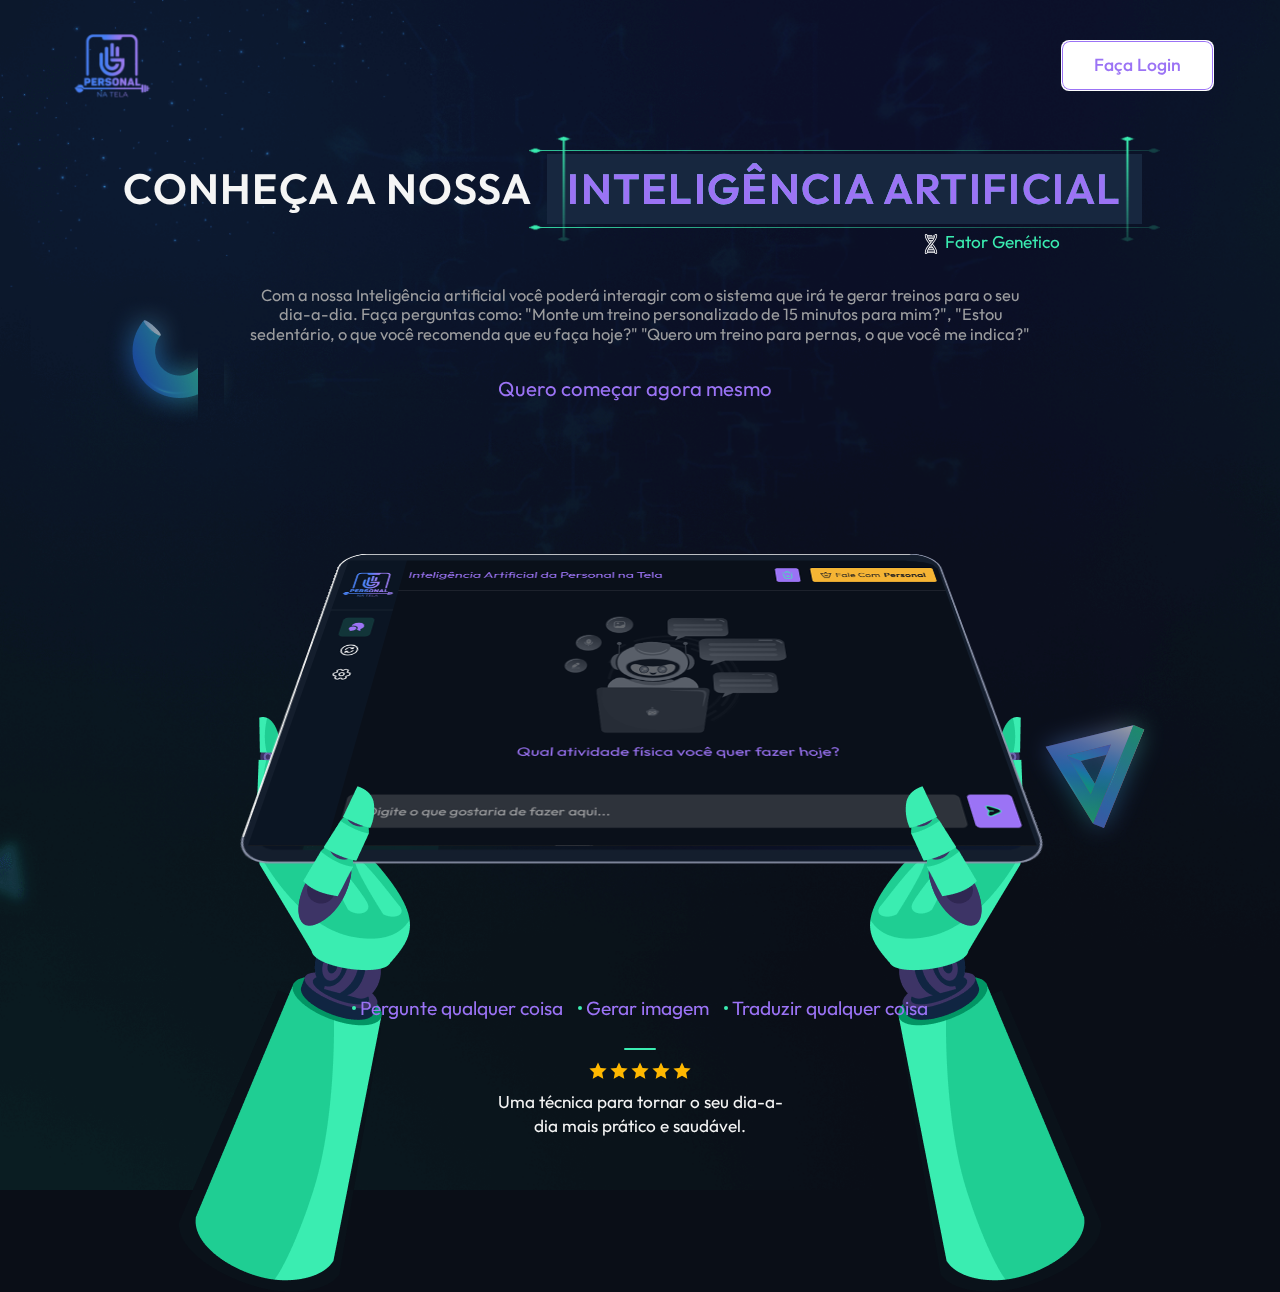
<file: html/index.html>
<!DOCTYPE html>
<html lang="en">

<head>
    <meta http-equiv="Content-Type" content="text/html; charset=UTF-8">
    <meta http-equiv="X-UA-Compatible" content="IE=edge">
    <meta name="viewport" content="width=device-width, initial-scale=1.0">
    <meta name="description" content="megabot">
    <meta name="keywords" content="megabot">
    <meta name="author" content="megabot">
    <link rel="icon" href="assets/images/personal-logo.png" type="image/x-icon" />
    <link rel="shortcut icon" href="assets/images/personal-logo.png" type="image/x-icon" />
    <title>Personal na tela</title>

    <!--Google font-->
    <link rel="preconnect" href="https://fonts.googleapis.com">
    <link rel="preconnect" href="https://fonts.gstatic.com" crossorigin>
    <link href="https://fonts.googleapis.com/css2?family=Outfit:wght@400;600;700;900&display=swap" rel="stylesheet">

    <!-- bootstrap css -->
    <link id="rtl-link" rel="stylesheet" type="text/css" href="assets/css/vendors/bootstrap.css">

    <!-- remixicon css -->
    <link rel="stylesheet" type="text/css" href="assets/css/vendors/remixicon.css">

    <!-- iconsax css -->
    <link rel="stylesheet" type="text/css" href="assets/css/vendors/iconsax.css" />

    <!-- animation css -->
    <link rel="stylesheet" type="text/css" href="assets/css/vendors/aos.css">

    <!-- swiper slider css -->
    <link rel="stylesheet" type="text/css" href="assets/css/vendors/swiper-bundle.min.css" />

    <!-- style css -->
    <link rel="stylesheet" type="text/css" href="assets/css/style.css">



</head>

<body>

    <!-- header start -->
    <header>
        <a href="index.html">
            <img src="assets/images/personal-logo.png" class="img-personal-na-tela" alt="logo">
        </a>
        <nav class="header-nav-middle">
            <div class="main-nav navbar navbar-expand-xl navbar-light navbar-sticky">
            </div>
        </nav>
        <a data-cursor="pointer" href="login.html" class="btn btn-theme d-sm-inline-block d-none"><span> Faça Login</span></a>
    </header>
    <!-- header end -->


    <!-- home section start -->
    <section class="home-section">
        <div class="container">
            <div class="row">
                <div class="col-12">
                    <div class="home-content">
                        <div class="bg-effect">
                            <img src="assets/images/home/home-bg.gif" class="img-fluid bg-gif" alt="">
                            <img src="assets/svg/home/1.png" class="img-fluid effect1 rotate-effect" alt="">
                            <img src="assets/svg/home/2.svg" class="img-fluid effect2 rotate-effect" alt="">
                        </div>
                        <div>
                            <h1>CONHEÇA A NOSSA<div class="title-effect">
                                    <img src="assets/images/title-effect.png" alt=""><span>INTELIGÊNCIA ARTIFICIAL</span>
                                </div></h1>
                                <div class="card-header">
                                    <h4 class="text-white mb-0">
                                        <img src="assets/svg/dna-svgrepo-com.svg" class="img-fluid" alt="" style="height: 20px; margin-left: 700px;" />
                                        <span style="color:#3aedb1">Fator Genético</span>
                            <p>
                                Com a nossa Inteligência artificial você poderá interagir com o sistema que irá te gerar treinos para o seu dia-a-dia. 
                                Faça perguntas como: "Monte um treino personalizado de 15 minutos para mim?", 
                                "Estou sedentário, o que você recomenda que eu faça hoje?"
                                "Quero um treino para pernas, o que você me indica?"
                            </p>
                            <a data-cursor="pointer" class="start-link" href="login.html">Quero começar agora mesmo<i class="iconsax"
                                    data-icon="play-circle"></i></a>
                        </div>
                    </div>
                    <div class="home-laptop px-md-0 px-3">
                        <div class="laptop-sec position-relative">
                            <div class="hand-sec">
                                <img src="assets/images/home/hand.png" class="img-fluid left-hand" alt="hand">
                                <img src="assets/images/home/hand.png" class="img-fluid right-hand" alt="hand">
                                <img src="assets/images/home/finger.png" class="img-fluid left-finger" alt="hand">
                                <img src="assets/images/home/finger.png" class="img-fluid right-finger" alt="hand">
                            </div>
                            <img src="assets/images/home/laptop.png" class="img-fluid laptop-img" alt="laptop">
                        </div>
                        <div class="home-info">
                            <ul class="info-list">
                                <li>Pergunte qualquer coisa </li>
                                <li>Gerar imagem</li>
                                <li>Traduzir qualquer coisa</li>
                            </ul>
                            <ul class="star-rating">
                                <li><i class="ri-star-fill"></i></li>
                                <li><i class="ri-star-fill"></i></li>
                                <li><i class="ri-star-fill"></i></li>
                                <li><i class="ri-star-fill"></i></li>
                                <li><i class="ri-star-fill"></i></li>
                            </ul>
                            <h4>Uma técnica para tornar o seu dia-a-dia mais prático e saudável.</h4>
                        </div>
                    </div>
                </div>
            </div>
        </div>
    </section>
    <!-- home section end -->



    <!-- service section start -->
 


    <!-- Bootstrap js-->
    <script src="assets/js/bootstrap.bundle.min.js"></script>

    <!-- slider js-->
    <script src="assets/js/swiper-bundle.min.js"></script>
    <script src="assets/js/custom-slider.js"></script>

    <!-- custom cursor -->
    <script src="assets/js/custom-cursor.js"></script>

    <!-- aos animation -->
    <script src="assets/js/aos.js"></script>
    <script src="assets/js/custom-aos.js"></script>

    <!-- iconsax js -->
    <script src="assets/js/iconsax.js"></script>

    <!-- laptop animation js -->
    <script src="assets/js/home-animation.js"></script>

    <!-- header sticky js -->
    <script src="assets/js/header_sticky.js"></script>

    <!-- pricing js -->
    <script src="assets/js/pricing-table.js"></script>

    <!-- Theme js-->
    <script src="assets/js/script.js"></script>

</body>

</html>
</file>
<file: html/assets/css/vendors/iconsax.css>
.iconsax {
    display: inline-block;
    speak: never;
    font-style: normal;
    font-weight: normal;
    font-variant: normal;
    text-transform: none;
    line-height: var(--Iconsax-Size);
    vertical-align: middle;
}

.iconsax svg {
    display: block;
    width: var(--Iconsax-Size);
    height: var(--Iconsax-Size);
}

.iconsax svg [stroke] {
    stroke: var(--Iconsax-Color);
}

.iconsax svg [fill] {
    fill: var(--Iconsax-Color);
}
</file>
<file: html/assets/css/style.css>
/*-----------------------------------------------------------------------------------

    Template Name:Megabot Landing
    Template URI: themes.pixelstrap.com/multikart-app
    Description: This is Html Landing Template
    Author: Pixelstrap
    Author URL: https://themeforest.net/user/pixelstrap

----------------------------------------------------------------------------------- */
/* 1.0 Variable CSS  */
/* 1.1 Reset CSS  */
/* 1.2 Typography CSS */
/* 2.1 Animation CSS  */
/* 2.2 Breadcrumb CSS */
/* 2.3 Button CSS  */
/* 2.4 Chatting CSS  */
/* 2.5 Custom cursor CSS  */
/* 2.6 Form CSS  */
/* 2.7 Pagination CSS */
/* 2.8 Ratio CSS */
/* 2.9 Slider CSS */
/* 2.10 Tabs CSS */
/* 2.11 Tap to top CSS */
/* 2.12 Title CSS */
/* 3.1 Footer css */
/* 3.2 Header CSS */
/* 3.3 Nav CSS */
/* 4.1 Blog CSS */
/* 4.2 Chat CSS */
/* 4.3 Contact CSS */
/* 4.4 Error CSS */
/* 4.5 Home CSS */
/* 4.6 Login CSS*/
/*=====================
   1.0 Variables start
==========================*/
:root {
  --black: 0, 0, 0;
  --white: 255, 255, 255;
  --title-color: 245, 245, 245;
  --content-color: 156, 157, 159;
  --theme-color: 59, 237, 178;
  --dark-title: 13, 18, 31;
  --Iconsax-Color: #6e7179;
  --secondary-color: 244, 137, 65;
  --warning-color: 255, 189, 48;
  --info-color: 220, 154, 254;
  --danger-color: 157, 145, 255;
}

/*=====================
    1.1 Reset CSS start
==========================*/
@media (min-width: 1430px) {
  .container {
    max-width: 1400px;
  }
}
@media (max-width: 576px) {
  .container {
    padding-left: 15px;
    padding-right: 15px;
  }
}
section,
.section-t-space {
  padding-top: calc(40px + 60 * (100vw - 320px) / 1600);
}

.section-b-space {
  padding-bottom: calc(40px + 60 * (100vw - 320px) / 1600);
}

.section-mt-space {
  margin-top: calc(40px + 60 * (100vw - 320px) / 1600);
}

.section-mb-space {
  margin-bottom: calc(40px + 60 * (100vw - 320px) / 1600);
}

.sm-t-space {
  padding-top: calc(30px + 20 * (100vw - 320px) / 1600);
}

.sm-b-space {
  padding-bottom: calc(30px + 20 * (100vw - 320px) / 1600);
}

.text-content {
  color: rgba(var(--content-color), 1) !important;
}

.text-title {
  color: rgba(var(--title-color), 1) !important;
}

.text-theme-color {
  color: rgba(var(--theme-color), 1) !important;
}

.rtl {
  direction: rtl;
}

.theme-controller {
  position: fixed;
  right: -31px;
  top: 50%;
  z-index: 2;
  -webkit-transform: translateY(-50%) rotate(-90deg);
          transform: translateY(-50%) rotate(-90deg);
  background-color: rgba(var(--theme-color), 1);
  border-radius: 7px;
}
.theme-controller .iconsax svg [fill] {
  fill: rgba(var(--dark-title), 1);
}
[dir=rtl] .theme-controller {
  left: -31px;
  right: unset;
}
.theme-controller button {
  background-color: transparent;
  border: none;
  padding: 5px 18px;
  font-size: calc(14px + 2 * (100vw - 320px) / 1600);
  text-transform: uppercase;
  outline: none;
  display: -webkit-box;
  display: -ms-flexbox;
  display: flex;
  -webkit-box-align: center;
      -ms-flex-align: center;
          align-items: center;
  gap: 8px;
}

/*=====================
  1.2 Typography CSS start
==========================*/
* {
  margin: 0;
  padding: 0;
}

html {
  scroll-behavior: smooth;
}

body {
  position: relative;
  font-family: "Outfit", sans-serif;
  background: linear-gradient(0deg, #0a0e17, #0a0e17), linear-gradient(179.9deg, #0a5b75 -47.93%, #02111a 98.07%);
}
body:after {
  content: "";
  position: absolute;
  background-image: url(../images/about-bg.png);
  left: 0;
  top: 0;
  width: 100%;
  height: 100%;
  z-index: -1;
  opacity: 0.65;
  background-attachment: fixed;
  background-size: cover;
}
body.inner-bg:after {
  background-image: url(../images/inner-bg.png);
}

h1 {
  font-weight: 600;
  font-size: calc(22px + 34 * (100vw - 320px) / 1600);
  line-height: 1.5;
  letter-spacing: 0.03em;
}

h2 {
  font-size: calc(20px + 20 * (100vw - 320px) / 1600);
  font-weight: 600;
}

h3 {
  font-size: calc(18px + 2 * (100vw - 320px) / 1600);
  font-weight: 400;
}

h4 {
  font-size: calc(16px + 2 * (100vw - 320px) / 1600);
  font-weight: 400;
}

h5 {
  font-size: calc(15px + 1 * (100vw - 320px) / 1600);
  font-weight: 400;
}

h6 {
  font-size: 14px;
  font-weight: 400;
}

p {
  font-size: calc(14px + 4 * (100vw - 320px) / 1600);
  color: rgba(var(--content-color), 1);
  font-weight: 400;
}

a:not([href]):not([class]),
a:not([href]):not([class]):hover {
  color: rgba(var(--theme-color), 1);
}

a {
  text-decoration: none;
  color: #9b73f5;
}
a:hover {
  color:#9b73f5;
}

ul {
  padding-left: 0;
  margin-bottom: 0;
}
[dir=rtl] ul {
  -webkit-padding-start: 0;
          padding-inline-start: 0;
  -webkit-margin-start: 0;
          margin-inline-start: 0;
}

li {
  list-style: none;
  display: inline-block;
}

/*=====================
    2.1 Animation Scss start
==========================*/
@-webkit-keyframes flip {
  from {
    -webkit-transform: scaleX(-1);
            transform: scaleX(-1);
  }
  to {
    -webkit-transform: none;
            transform: none;
  }
}
@keyframes flip {
  from {
    -webkit-transform: scaleX(-1);
            transform: scaleX(-1);
  }
  to {
    -webkit-transform: none;
            transform: none;
  }
}
/*=====================
    2.2 Breadcrumb Scss start
==========================*/
.breadcrumb-section {
  background-image: url("../images/breadcrumb-bg.png");
  background-position: bottom;
  background-size: cover;
  padding-top: 180px;
  padding-bottom: 30px;
  position: relative;
}
@media (max-width: 1400px) {
  .breadcrumb-section {
    padding-top: 150px;
  }
}
@media (max-width: 1199px) {
  .breadcrumb-section {
    padding-top: calc(80px + 30 * (100vw - 320px) / 1600);
  }
}
@media (max-width: 1199px) {
  .breadcrumb-section {
    padding-bottom: calc(40px + 20 * (100vw - 320px) / 1600);
  }
}
.breadcrumb-section .breadcrumb-content {
  display: -webkit-box;
  display: -ms-flexbox;
  display: flex;
  -webkit-box-align: center;
      -ms-flex-align: center;
          align-items: center;
  height: 100%;
}
.breadcrumb-section .breadcrumb-content h2 {
  display: -webkit-box;
  display: -ms-flexbox;
  display: flex;
  -webkit-box-align: center;
      -ms-flex-align: center;
          align-items: center;
  color: rgba(var(--theme-color), 1);
  font-weight: 600;
  gap: 5px;
  margin-bottom: 0;
}
.breadcrumb-section .breadcrumb-content h2 img {
  height: calc(50px + 30 * (100vw - 320px) / 1600);
}
.breadcrumb-section .breadcrumb-content p {
  margin-bottom: 0;
  padding-left: calc(20px + 20 * (100vw - 320px) / 1600);
  display: -webkit-box;
  display: -ms-flexbox;
  display: flex;
  gap: 10px;
}
[dir=rtl] .breadcrumb-section .breadcrumb-content p {
  padding-left: 0;
  padding-right: calc(20px + 20 * (100vw - 320px) / 1600);
}
.breadcrumb-section .breadcrumb-img {
  display: -webkit-box;
  display: -ms-flexbox;
  display: flex;
  -webkit-box-pack: center;
      -ms-flex-pack: center;
          justify-content: center;
  padding-bottom: 30px;
}
@media (max-width: 1400px) {
  .breadcrumb-section .breadcrumb-img {
    width: 80%;
    margin: 0 auto;
  }
}

/*=====================
    2.3 Button Scss start
==========================*/
.btn {
  font-size: 22px;
  color: #9b73f5;
  font-weight: 500;
}

.btn-theme {
  position: relative;
  display: -webkit-box;
  display: -ms-flexbox;
  display: flex;
  text-align: center;
  font-size: calc(14px + 6 * (100vw - 320px) / 1600);
  background: white;
  -webkit-backdrop-filter: blur(6px);
          backdrop-filter: blur(6px);
  border-radius: 8px;
  padding: calc(10px + 2 * (100vw - 320px) / 1600) calc(20px + 20 * (100vw - 320px) / 1600);
}
.btn-theme span {
  margin: auto;
  color: #9b73f5;
}
.btn-theme:after {
  content: "";
  position: absolute;
  inset: 0;
  border-radius: 8px;
  background: linear-gradient(114.72deg, #9b73f5 -16.82%, #9b73f5);
  -webkit-mask: -webkit-gradient(linear, left top, left bottom, color-stop(0, #fff)) content-box, -webkit-gradient(linear, left top, left bottom, color-stop(0, #fff));
  -webkit-mask: linear-gradient(#fff 0 0) content-box, linear-gradient(#fff 0 0); /* [2] */
  -webkit-mask-composite: xor;
  mask-composite: exclude;
  border: 1px solid;
  border-image-source: linear-gradient(114.72deg, rgba(62, 255, 255, 0.5) -16.82%, rgba(58, 237, 177, 0.5) 59.74%);
}
.btn-theme:hover {
  -webkit-box-shadow: 0 0 17px 3px rgba(52, 208, 156, 0.34);
          box-shadow: 0 0 17px 3px rgba(52, 208, 156, 0.34);
}

.btn-arrow {
  color: #9b73f5;
  display: -webkit-box;
  display: -ms-flexbox;
  display: flex;
  -webkit-box-align: center;
      -ms-flex-align: center;
          align-items: center;
  gap: 15px;
  font-size: 18px;
  width: -webkit-max-content;
  width: -moz-max-content;
  width: max-content;
}
.btn-arrow .icon-arrow {
  width: calc(36px + 6 * (100vw - 320px) / 1600);
  height: calc(36px + 6 * (100vw - 320px) / 1600);
  background-color: #9b73f5;
  border-radius: 100%;
  display: -webkit-box;
  display: -ms-flexbox;
  display: flex;
  -webkit-box-align: center;
      -ms-flex-align: center;
          align-items: center;
  -webkit-box-pack: center;
      -ms-flex-pack: center;
          justify-content: center;
  border: 2px solid #0f141d;
  position: relative;
  -webkit-transition: all 0.5s ease;
  transition: all 0.5s ease;
}
.btn-arrow .icon-arrow:after {
  content: "";
  position: absolute;
  width: 100%;
  height: 100%;
  background-color: #9b73f5;
  border-radius: 100%;
  right: -8px;
  -webkit-transition: all 0.5s ease;
  transition: all 0.5s ease;
}
.btn-arrow .icon-arrow svg {
  stroke: rgba(var(--dark-title), 1);
  fill: rgba(var(--dark-title), 1);
  -webkit-transform: rotate(45deg);
          transform: rotate(45deg);
  width: calc(16px + 4 * (100vw - 320px) / 1600);
  -webkit-transition: all 0.5s ease;
  transition: all 0.5s ease;
}
.btn-arrow:hover {
  color: #9b73f5;
}
.btn-arrow:hover .icon-arrow {
  -webkit-transform: translateX(5px);
          transform: translateX(5px);
}
.btn-arrow:hover .icon-arrow:after {
  right: 0;
}
.btn-arrow:hover .icon-arrow svg {
  -webkit-transform: rotate(90deg);
          transform: rotate(90deg);
}

.btn-solid {
  font-size: calc(18px + 2 * (100vw - 320px) / 1600);
  color: #9b73f5;
  background-color: transparent;
  border: 1px solid #7b6cf5;
  display: inline-block;
  padding: calc(8px + 4 * (100vw - 320px) / 1600) calc(20px + 8 * (100vw - 320px) / 1600);
  border-radius: 8px;
  width: -webkit-max-content;
  width: -moz-max-content;
  width: max-content;
  -webkit-transition: all 0.5s ease;
  transition: all 0.5s ease;
}
.btn-solid:hover {
  background-color: transparent;
  color: #9b73f5;
}

/*=====================
    2.4 Chatting Scss start
==========================*/
.msger {
  margin-top: 105px;
}

.msg {
  display: -webkit-box;
  display: -ms-flexbox;
  display: flex;
  -webkit-box-align: end;
      -ms-flex-align: end;
          align-items: flex-end;
  margin-bottom: 10px;
}
.msg:last-of-type {
  margin: 0;
}

.msg-img {
  width: 30px;
  height: 30px;
  margin-right: 10px;
  background-repeat: no-repeat;
  background-position: center;
  background-size: cover;
  border-radius: 50%;
}
[dir=rtl] .msg-img {
  margin-left: 10px;
  margin-right: unset;
}

.msg-bubble {
  max-width: 450px;
  padding: 8px;
  border-radius: 15px;
  background: var(--left-msg-bg);
  font-size: 16px;
}

.msg-info {
  display: -webkit-box;
  display: -ms-flexbox;
  display: flex;
  -webkit-box-pack: justify;
      -ms-flex-pack: justify;
          justify-content: space-between;
  -webkit-box-align: center;
      -ms-flex-align: center;
          align-items: center;
  margin-bottom: 10px;
}

.msg-info-name {
  margin-right: 10px;
  font-weight: bold;
}
[dir=rtl] .msg-info-name {
  margin-left: 10px;
  margin-right: unset;
}

.msg-info-time {
  font-size: 0.85em;
}

.msger-chat {
  padding: 0 30px 120px;
}

.left-msg .msg-bubble {
  border-bottom-left-radius: 0;
  background: rgba(var(--content-color), 0.25);
  border-radius: 6px;
  color: rgba(var(--title-color), 0.6);
  margin-right: 0;
}
[dir=rtl] .left-msg .msg-bubble {
  margin-left: 0;
  margin-right: unset;
}

.right-msg {
  -webkit-box-orient: horizontal;
  -webkit-box-direction: reverse;
      -ms-flex-direction: row-reverse;
          flex-direction: row-reverse;
}
.right-msg .msg-bubble {
  background: #0082fe;
  border-radius: 6px 6px 0 6px;
  color: rgba(var(--white), 1);
}
.right-msg .msg-bubble .msg-text {
  color: rgba(var(--dark-title), 1);
}
.right-msg .msg-img {
  margin-left: 10px;
}
[dir=rtl] .right-msg .msg-img {
  margin-left: unset;
  margin-right: 10px;
}
.right-msg .msg-img .icon {
  width: 30px;
  height: 30px;
  border-radius: 100%;
}

.msger-inputarea {
  display: -webkit-box;
  display: -ms-flexbox;
  display: flex;
  position: fixed;
  bottom: 30px;
  width: 89%;
  gap: 10px;
  z-index: 1;
  padding-left: 10px;
}
[dir=rtl] .msger-inputarea {
  left: unset;
  right: 430px;
}
@media (max-width: 991px) {
  .msger-inputarea {
    width: calc(100% - 140px);
    left: 120px;
  }
  [dir=rtl] .msger-inputarea {
    right: 120px;
  }
}
@media (max-width: 767px) {
  .msger-inputarea {
    left: 20px;
    width: calc(100% - 40px);
  }
  [dir=rtl] .msger-inputarea {
    right: 20px;
  }
}
.msger-inputarea .navbar-toggler.msger-send-btn .iconsax svg [stroke] {
  stroke: rgba(var(--dark-title), 1);
}
.msger-inputarea .scan-icon {
  position: absolute;
  right: 130px;
  bottom: 20px;
}
[dir=rtl] .msger-inputarea .scan-icon {
  left: 130px;
  right: unset;
}
@media (max-width: 575px) {
  .msger-inputarea .scan-icon {
    right: 90px;
    bottom: 15px;
  }
  .msger-inputarea .scan-icon svg {
    width: 20px;
    height: 20px;
  }
}
.msger-inputarea .mic-icon {
  position: absolute;
  right: 90px;
  bottom: 20px;
}
[dir=rtl] .msger-inputarea .mic-icon {
  left: 90px;
  right: unset;
}
@media (max-width: 575px) {
  .msger-inputarea .mic-icon {
    right: 60px;
    bottom: 15px;
  }
  .msger-inputarea .mic-icon svg {
    width: 20px;
    height: 20px;
  }
}
.msger-inputarea .msger-send-btn {
  color: rgb(255, 255, 255);
  font-weight: bold;
  background: #9b73f5;
  -webkit-backdrop-filter: blur(2px);
          backdrop-filter: blur(2px);
  border-radius: 6px;
  width: 60px;
  height: 60px;
  display: -webkit-box;
  display: -ms-flexbox;
  display: flex;
  -webkit-box-align: center;
      -ms-flex-align: center;
          align-items: center;
  -webkit-box-pack: center;
      -ms-flex-pack: center;
          justify-content: center;
  border: none;
}
@media (max-width: 575px) {
  .msger-inputarea .msger-send-btn {
    width: 50px;
    height: 50px;
  }
}
.msger-inputarea .msger-send-btn .iconsax svg [stroke] {
  fill: rgba(var(--dark-title), 1);
  stroke: rgba(var(--theme-color), 1);
}
.msger-inputarea .msger-input {
  padding: 10px 110px 10px 30px;
  border: none;
  border-radius: 8px;
  font-size: 20px;
  display: -webkit-box;
  display: -ms-flexbox;
  display: flex;
  -webkit-box-align: center;
      -ms-flex-align: center;
          align-items: center;
  -webkit-box-pack: center;
      -ms-flex-pack: center;
          justify-content: center;
  font-weight: 400;
  color: rgba(var(--title-color), 0.7);
  -webkit-backdrop-filter: blur(5.5px);
          backdrop-filter: blur(5.5px);
  height: 60px;
  width: calc(100% - 60px - 10px);
  background: rgba(var(--content-color), 0.25);
  position: relative;
}
[dir=rtl] .msger-inputarea .msger-input {
  padding: 10px 30px 10px 110px;
}
.msger-inputarea .msger-input::-webkit-input-placeholder {
  color: rgba(var(--content-color), 1);
}
.msger-inputarea .msger-input::-moz-placeholder {
  color: rgba(var(--content-color), 1);
}
.msger-inputarea .msger-input:-ms-input-placeholder {
  color: rgba(var(--content-color), 1);
}
.msger-inputarea .msger-input::-ms-input-placeholder {
  color: rgba(var(--content-color), 1);
}
.msger-inputarea .msger-input::placeholder {
  color: rgba(var(--content-color), 1);
}
.msger-inputarea .msger-input:focus {
  outline: none;
}
@media (max-width: 575px) {
  .msger-inputarea .msger-input {
    height: 50px;
    padding: 10px 100px 10px 10px;
    font-size: 14px;
  }
}

.no-chat {
  display: -webkit-box;
  display: -ms-flexbox;
  display: flex;
  -webkit-box-align: center;
      -ms-flex-align: center;
          align-items: center;
  -webkit-box-pack: center;
      -ms-flex-pack: center;
          justify-content: center;
  position: absolute;
  left: 0;
  top: 0;
  width: 100%;
  height: 70%;
  text-align: center;
}
.no-chat img {
  mix-blend-mode: luminosity;
  opacity: 0.6;
  width: 76%;
}
.no-chat h3 {
  font-size: 24px;
  color: #9b73f5;
  font-weight: 500;
  margin-top: 15px;
}
@media (max-width: 575px) {
  .no-chat h3 {
    font-size: 20px;
  }
}

/*=====================
    2.5 Custom cursor Scss start
==========================*/
#cursor {
  position: fixed;
  top: -5px;
  left: -5px;
  width: 10px;
  height: 10px;
  background-color: #9b73f5;
  border-radius: 50%;
  pointer-events: none;
  z-index: 999;
}

#cursor-border {
  --size: 20px;
  position: fixed;
  top: calc(var(--size) / -2);
  left: calc(var(--size) / -2);
  width: var(--size);
  height: var(--size);
  border-radius: 50%;
  -webkit-box-shadow: 0 0 0 1px #9b73f5;
          box-shadow: 0 0 0 1px #9b73f5;
  pointer-events: none;
  -webkit-transition: top 0.15s ease-out, left 0.15s ease-out, width 0.15s ease-out, height 0.15s ease-out, background-color 0.15s ease-out;
  transition: top 0.15s ease-out, left 0.15s ease-out, width 0.15s ease-out, height 0.15s ease-out, background-color 0.15s ease-out;
  z-index: 999;
}

@media (max-width: 768px) {
  #cursor {
    display: none;
  }
  #cursor-border {
    display: none;
  }
}
/*=====================
    2.6 form Scss start
==========================*/
.input-group > .form-control:focus, .input-group > .form-control:focus-within,
.input-group > .form-floating:focus,
.input-group > .form-floating:focus-within,
.input-group > .form-select:focus,
.input-group > .form-select:focus-within {
  -webkit-box-shadow: none;
          box-shadow: none;
  z-index: unset;
}

.auth-form input[type=number]::-webkit-inner-spin-button,
.auth-form input[type=number]::-webkit-outer-spin-button {
  -webkit-appearance: none;
  -moz-appearance: none;
  appearance: none;
  margin: 0;
}
.auth-form .form-label {
  color: rgba(var(--title-color), 1);
  font-size: calc(16px + 4 * (100vw - 320px) / 1600);
}
.auth-form .form-control {
  background: rgba(var(--title-color), 0.1);
  border-radius: 4px;
  border: none;
  padding: calc(10px + 3 * (100vw - 320px) / 1600) calc(15px + 3 * (100vw - 320px) / 1600);
  -webkit-box-shadow: none;
          box-shadow: none;
  outline: none;
  color: rgba(var(--content-color), 1);
}
.auth-form .form-group {
  position: relative;
}
.auth-form .form-group .form-control {
  padding-left: 70px;
}
.auth-form .form-group .iconsax {
  position: absolute;
  left: 14px;
  bottom: calc(10px + 3 * (100vw - 320px) / 1600);
  border-right: 1px solid rgba(var(--content-color), 1);
  padding-right: 14px;
}
.auth-form .form-group .iconsax svg [stroke] {
  stroke: rgba(var(--content-color), 1);
}
.auth-form .form-group .iconsax svg [fill] {
  fill: rgba(var(--content-color), 1);
}

.divider {
  margin-top: 25px;
  text-align: center;
  position: relative;
}
.divider:after {
  content: "";
  position: absolute;
  left: 0;
  width: 100%;
  height: 1px;
  background-color: rgba(var(--content-color), 1);
  top: 50%;
  -webkit-transform: translateY(-50%);
          transform: translateY(-50%);
  z-index: -1;
}
.divider h3 {
  color: rgba(var(--content-color), 1);
  margin-bottom: 0;
  display: inline-block;
  background-color: #0e242f;
  padding: 0 12px;
}

/*=====================
  2.7 Pagination Scss start
==========================*/
.theme-pagination {
  display: -webkit-box;
  display: -ms-flexbox;
  display: flex;
  -webkit-box-align: center;
      -ms-flex-align: center;
          align-items: center;
  -webkit-box-pack: center;
      -ms-flex-pack: center;
          justify-content: center;
  margin-top: 50px;
}
.theme-pagination .pagination {
  gap: 20px;
}
.theme-pagination .pagination .page-link {
  background-color: transparent;
  border: none;
  color: rgba(var(--content-color), 1);
  width: 100%;
  height: 100%;
  padding: 0;
  display: -webkit-box;
  display: -ms-flexbox;
  display: flex;
  -webkit-box-align: center;
      -ms-flex-align: center;
          align-items: center;
  -webkit-box-pack: center;
      -ms-flex-pack: center;
          justify-content: center;
}
.theme-pagination .pagination .iconsax svg [fill] {
  fill: rgba(var(--content-color), 1);
}
.theme-pagination .pagination .page-item {
  width: 30px;
  height: 30px;
  display: -webkit-box;
  display: -ms-flexbox;
  display: flex;
  -webkit-box-align: center;
      -ms-flex-align: center;
          align-items: center;
  -webkit-box-pack: center;
      -ms-flex-pack: center;
          justify-content: center;
}
.theme-pagination .pagination .page-item.active {
  background-color: rgba(var(--theme-color), 1);
  border-radius: 100%;
}
.theme-pagination .pagination .page-item.active .page-link {
  color: rgba(var(--dark-title), 1);
}
.theme-pagination .pagination .page-item:first-child, .theme-pagination .pagination .page-item:last-child {
  background-color: rgba(110, 113, 121, 0.2);
}

/*=====================
 2.8 Image-ratio start
==========================*/
.ratio_40 .bg-size:before {
  padding-top: 40%;
  content: "";
  display: block;
}

.ratio_45 .bg-size:before {
  padding-top: 45%;
  content: "";
  display: block;
}

.ratio2_1 .bg-size:before {
  padding-top: 50%;
  content: "";
  display: block;
}

.ratio2_3 .bg-size:before {
  padding-top: 60%;
  content: "";
  display: block;
}

.ratio3_2 .bg-size:before {
  padding-top: 66.66%;
  content: "";
  display: block;
}

.ratio_landscape .bg-size:before {
  padding-top: 75%;
  content: "";
  display: block;
}

.ratio_square .bg-size:before {
  padding-top: 100%;
  content: "";
  display: block;
}

.ratio_115 .bg-size:before {
  padding-top: 115%;
  content: "";
  display: block;
}

.ratio_125 .bg-size:before {
  padding-top: 125%;
  content: "";
  display: block;
}

.ratio_asos .bg-size:before {
  padding-top: 127.7777778%;
  content: "";
  display: block;
}

.ratio_portrait .bg-size:before {
  padding-top: 150%;
  content: "";
  display: block;
}

.ratio1_2 .bg-size:before {
  padding-top: 200%;
  content: "";
  display: block;
}

.b-top {
  background-position: top !important;
}

.b-bottom {
  background-position: bottom !important;
}

.b-center {
  background-position: center !important;
}

.b_size_content {
  background-size: contain !important;
  background-repeat: no-repeat;
}

/*=====================
   2.9 Slider Scss start
==========================*/
[dir=rtl] .feature-section .swiper-pagination-progressbar .swiper-pagination-progressbar-fill {
  -webkit-transform-origin: right top;
          transform-origin: right top;
  right: 0;
  left: unset;
}

[dir=rtl] .swiper {
  direction: ltr;
}

/*=====================
    2.10 Tabs Scss start
==========================*/
.tab-section {
  background: rgba(var(--title-color), 0.08);
  -webkit-backdrop-filter: blur(7px);
          backdrop-filter: blur(7px);
  border-radius: 4px;
  padding: 15px !important;
  display: -webkit-box;
  display: -ms-flexbox;
  display: flex;
  -webkit-box-align: center;
      -ms-flex-align: center;
          align-items: center;
  gap: calc(14px + 8 * (100vw - 320px) / 1600);
  width: -webkit-max-content;
  width: -moz-max-content;
  width: max-content;
  margin: 0 auto calc(30px + 10 * (100vw - 320px) / 1600) !important;
}
@media (max-width: 1400px) {
  .tab-section {
    overflow: auto;
    width: 100%;
  }
}
.tab-section li {
  padding: calc(10px + 2 * (100vw - 320px) / 1600) calc(15px + 10 * (100vw - 320px) / 1600);
  background: rgba(var(--title-color), 0.08);
  -webkit-backdrop-filter: blur(7px);
          backdrop-filter: blur(7px);
  border-radius: 6px;
  -webkit-transition: all 0.5s ease;
  transition: all 0.5s ease;
}
.tab-section li a {
  font-weight: 500;
  font-size: 16px;
  line-height: 20px;
  color: rgba(var(--title-color), 1);
  -webkit-transition: all 0.5s ease;
  transition: all 0.5s ease;
  white-space: nowrap;
}
.tab-section li.active, .tab-section li:hover {
  background-color: rgba(var(--theme-color), 1);
}
.tab-section li.active a, .tab-section li:hover a {
  color: #222;
}

/*=====================
   2.11 tap to top Scss start
==========================*/
.tap-to-top-box {
  position: fixed;
  bottom: 30px;
  right: 30px;
  z-index: 10;
  -webkit-transition: all 0.5s;
  transition: all 0.5s;
}
[dir=rtl] .tap-to-top-box {
  right: unset;
  left: 30px;
}
.tap-to-top-box.hide {
  opacity: 0;
  visibility: hidden;
  -webkit-transform: scale(0);
          transform: scale(0);
}
.tap-to-top-box .tap-to-top-button {
  display: -webkit-box;
  display: -ms-flexbox;
  display: flex;
  -webkit-box-align: center;
      -ms-flex-align: center;
          align-items: center;
  -webkit-box-pack: center;
      -ms-flex-pack: center;
          justify-content: center;
  width: 45px;
  height: 45px;
  border-radius: 100%;
  background-color: rgba(var(--theme-color), 1);
  -webkit-transition: all 0.5s ease;
  transition: all 0.5s ease;
  border: 1px solid transparent;
}
.tap-to-top-box .tap-to-top-button .iconsax svg [fill] {
  fill: rgba(var(--dark-title), 1);
}

/*=====================
   2.12 Title Scss start
==========================*/
.title {
  position: relative;
  padding-bottom: 30px;
  margin-bottom: 45px;
  margin-top: -10px;
}
@media (max-width: 991px) {
  .title {
    padding-bottom: calc(10px + 10 * (100vw - 320px) / 1600);
    margin-bottom: calc(15px + 10 * (100vw - 320px) / 1600);
  }
}
.title:after {
  content: "";
  position: absolute;
  left: 0;
  bottom: 0;
  width: 78px;
  height: 1px;
  background-color: rgba(var(--theme-color), 1);
}
[dir=rtl] .title:after {
  left: unset;
  right: 0;
}
.title:before {
  content: "";
  position: absolute;
  left: 78px;
  bottom: -2px;
  width: 6px;
  height: 6px;
  background-color: rgba(var(--theme-color), 1);
  -webkit-transform: rotate(45deg);
          transform: rotate(45deg);
}
[dir=rtl] .title:before {
  left: unset;
  right: 78px;
}
.title .number-pattern {
  -webkit-text-fill-color: #0a0e17;
  -webkit-text-stroke: 1px rgba(var(--title-color), 0.2);
  font-size: 60px;
  font-weight: 800;
  mix-blend-mode: lighten;
}
@media (max-width: 1199px) {
  .title .number-pattern {
    font-size: calc(35px + 15 * (100vw - 320px) / 1600);
  }
}
.title h2 {
  color: rgba(var(--theme-color), 1);
  font-weight: 400;
}
@media (max-width: 1199px) {
  .title h2 {
    font-size: calc(20px + 6 * (100vw - 320px) / 1600);
  }
}
.title h3 {
  color: rgba(var(--white), 1);
  margin-bottom: 0;
}

.title-basic {
  text-align: center;
}
.title-basic.fs-sm h2 {
  font-size: calc(20px + 10 * (100vw - 320px) / 1600);
  width: 38%;
}
@media (max-width: 1199px) {
  .title-basic.fs-sm h2 {
    width: 58%;
  }
}
@media (max-width: 767px) {
  .title-basic.fs-sm h2 {
    width: 78%;
  }
}
@media (max-width: 360px) {
  .title-basic.fs-sm h2 {
    width: 100%;
  }
}
.title-basic h2 {
  color: rgba(var(--theme-color), 1);
  font-weight: 400;
  width: 48%;
  margin: -10px auto 50px;
}
@media (max-width: 1199px) {
  .title-basic h2 {
    width: 58%;
    margin: -7px auto 30px;
  }
}
@media (max-width: 768px) {
  .title-basic h2 {
    width: 88%;
    margin: -7px auto 30px;
  }
}
@media (max-width: 576px) {
  .title-basic h2 {
    width: 100%;
    margin: -5px auto 20px;
  }
}

.title-horizontal {
  display: -webkit-box;
  display: -ms-flexbox;
  display: flex;
  -webkit-box-align: center;
      -ms-flex-align: center;
          align-items: center;
  -ms-flex-wrap: wrap;
      flex-wrap: wrap;
  margin-bottom: 56px;
  margin-top: -10px;
  gap: 15px 0;
}
@media (max-width: 1199px) {
  .title-horizontal {
    margin-bottom: calc(16px + 20 * (100vw - 320px) / 1600);
  }
}
.title-horizontal h2 {
  width: 45%;
  color: rgba(var(--white), 1);
  margin-bottom: 0;
  line-height: 1.4;
}
@media (max-width: 1199px) {
  .title-horizontal h2 {
    width: 100%;
  }
}
.title-horizontal p {
  width: 55%;
  padding-left: 60px;
  position: relative;
  margin-bottom: 0;
}
[dir=rtl] .title-horizontal p {
  padding-left: 0;
  padding-right: 60px;
}
@media (max-width: 1199px) {
  .title-horizontal p {
    width: 100%;
    padding-left: 0;
  }
}
.title-horizontal p:after {
  content: "";
  position: absolute;
  left: 30px;
  top: 50%;
  -webkit-transform: translateY(-50%);
          transform: translateY(-50%);
  height: 100%;
  background-color: #6e7179;
  width: 1px;
}
[dir=rtl] .title-horizontal p:after {
  left: unset;
  right: 30px;
}
@media (max-width: 1199px) {
  .title-horizontal p:after {
    display: none;
  }
}

/**=====================
   3.1 footer section scss
==========================**/
footer .footer-row {
  display: -webkit-box;
  display: -ms-flexbox;
  display: flex;
  -webkit-box-pack: justify;
      -ms-flex-pack: justify;
          justify-content: space-between;
  -ms-flex-wrap: wrap;
      flex-wrap: wrap;
  gap: 20px;
}
@media (max-width: 991px) {
  footer .footer-row {
    gap: calc(30px + 20 * (100vw - 320px) / 1600) 0;
    margin: 0 -15px;
  }
}
footer .footer-row .footer-main {
  width: 40%;
}
@media (max-width: 1400px) {
  footer .footer-row .footer-main {
    width: 37%;
  }
}
@media (max-width: 991px) {
  footer .footer-row .footer-main {
    width: 50%;
    padding: 0 15px;
  }
}
@media (max-width: 768px) {
  footer .footer-row .footer-main {
    width: 100%;
  }
}
@media (max-width: 576px) {
  footer .footer-row .footer-main {
    text-align: center;
  }
}
@media (max-width: 991px) {
  footer .footer-row .link-section {
    width: 33.33%;
    padding: 0 15px;
  }
}
@media (max-width: 576px) {
  footer .footer-row .link-section {
    width: 100%;
  }
}
@media (max-width: 576px) {
  footer .footer-row .link-section.open .footer-title:after {
    content: "\ea78";
  }
}
@media (max-width: 576px) {
  footer .footer-row .link-section.open .footer-content {
    display: block;
  }
}
footer .footer-logo {
  margin-bottom: calc(14px + 10 * (100vw - 320px) / 1600);
  display: inline-block;
}
footer .footer-logo img {
  width: calc(162px + 30 * (100vw - 320px) / 1600);
  height: auto;
}
footer h3 {
  color: rgba(var(--content-color), 1);
  font-weight: 500;
}
footer form {
  margin-top: 20px;
}
footer form .form-control {
  border: 1px solid rgba(var(--title-color), 0.1) !important;
  padding: 14px 164px 14px 14px;
  background-color: transparent !important;
  border-radius: 4px;
  color: rgba(var(--title-color), 1) !important;
  -webkit-box-shadow: none;
          box-shadow: none;
  outline: none;
}
[dir=rtl] footer form .form-control {
  padding: 14px 14px 14px 164px;
  text-align: right;
}
footer form .form-control::-webkit-input-placeholder {
  color: rgba(var(--content-color), 1);
}
footer form .form-control::-moz-placeholder {
  color: rgba(var(--content-color), 1);
}
footer form .form-control:-ms-input-placeholder {
  color: rgba(var(--content-color), 1);
}
footer form .form-control::-ms-input-placeholder {
  color: rgba(var(--content-color), 1);
}
footer form .form-control::placeholder {
  color: rgba(var(--content-color), 1);
}
footer form .btn-basic {
  position: absolute;
  background-color: rgba(var(--theme-color), 1);
  color: rgba(var(--dark-title), 1);
  top: 50%;
  right: 6px;
  padding: 6px calc(17px + 10 * (100vw - 320px) / 1600);
  overflow: hidden;
  border-radius: 6px !important;
  font-size: 20px;
  border: 1px solid rgba(var(--theme-color), 1);
  -webkit-transition: all 0.5s ease;
  transition: all 0.5s ease;
  -webkit-transform: translateY(-50%);
          transform: translateY(-50%);
}
[dir=rtl] footer form .btn-basic {
  right: unset;
  left: 6px;
}
@media (max-width: 1199px) {
  footer form .btn-basic {
    font-size: calc(16px + 2 * (100vw - 320px) / 1600);
  }
}
footer form .btn-basic:hover {
  background-color: transparent;
  color: rgba(var(--theme-color), 1);
}
footer .social-links {
  margin-top: 40px;
  display: -webkit-box;
  display: -ms-flexbox;
  display: flex;
  -webkit-box-align: center;
      -ms-flex-align: center;
          align-items: center;
  gap: 25px;
}
@media (max-width: 1199px) {
  footer .social-links {
    margin-top: calc(16px + 4 * (100vw - 320px) / 1600);
    gap: 20px;
  }
}
@media (max-width: 576px) {
  footer .social-links {
    -webkit-box-pack: center;
        -ms-flex-pack: center;
            justify-content: center;
  }
}
footer .social-links li img {
  width: 40px;
  -webkit-transition: all 0.5s ease;
  transition: all 0.5s ease;
}
@media (max-width: 1199px) {
  footer .social-links li img {
    width: 34px;
  }
}
footer .social-links li img:hover {
  -webkit-transform: scale(1.1);
          transform: scale(1.1);
}
footer .footer-title {
  display: -webkit-box;
  display: -ms-flexbox;
  display: flex;
  font-size: 22px;
  font-weight: 600;
  gap: 14px;
  color: rgba(var(--theme-color), 1);
  margin-bottom: 35px;
  text-transform: uppercase;
}
@media (max-width: 1199px) {
  footer .footer-title {
    font-size: 18px;
    margin-bottom: calc(15px + 11 * (100vw - 320px) / 1600);
  }
}
@media (max-width: 767px) {
  footer .footer-title {
    font-size: 15px;
  }
}
@media (max-width: 576px) {
  footer .footer-title {
    margin-bottom: 0;
    position: relative;
  }
  footer .footer-title:after {
    content: "\ea4e";
    font-family: remixicon !important;
    font-style: normal;
    -webkit-font-smoothing: antialiased;
    position: absolute;
    right: 0;
    top: 50%;
    -webkit-transform: translateY(-50%);
            transform: translateY(-50%);
    font-size: 22px;
  }
}
footer .footer-content {
  padding-left: 33px;
}
[dir=rtl] footer .footer-content {
  padding-left: 0;
  padding-right: 33px;
}
@media (max-width: 576px) {
  footer .footer-content {
    display: none;
    margin-top: calc(15px + 11 * (100vw - 320px) / 1600);
  }
}
footer .footer-content ul li {
  display: block;
  font-size: 20px;
  font-weight: 500;
}
@media (max-width: 767px) {
  footer .footer-content ul li {
    font-size: 18px;
  }
}
footer .footer-content ul li a {
  display: inline-block;
  color: rgba(var(--content-color), 1);
  padding-left: 0;
  position: relative;
  -webkit-transition: all 0.5s ease;
  transition: all 0.5s ease;
}
[dir=rtl] footer .footer-content ul li a {
  padding-left: 0;
  padding-right: 0;
}
footer .footer-content ul li a:after {
  content: "\f1af";
  font-family: remixicon !important;
  font-style: normal;
  position: absolute;
  left: -40px;
  top: 50%;
  -webkit-transform: translateY(-50%);
          transform: translateY(-50%);
  opacity: 0;
  visibility: hidden;
  -webkit-transition: all 0.5s ease;
  transition: all 0.5s ease;
}
[dir=rtl] footer .footer-content ul li a:after {
  left: unset;
  right: -40px;
}
footer .footer-content ul li + li {
  margin-top: 25px;
}
@media (max-width: 1199px) {
  footer .footer-content ul li + li {
    margin-top: calc(12px + 10 * (100vw - 320px) / 1600);
  }
}
footer .footer-content ul li:hover a {
  padding-left: 5px;
}
[dir=rtl] footer .footer-content ul li:hover a {
  padding-left: 0;
  padding-right: 5px;
}
footer .footer-content ul li:hover a:after {
  left: -22px;
  opacity: 1;
  visibility: visible;
}
[dir=rtl] footer .footer-content ul li:hover a:after {
  left: unset;
  right: -22px;
}
footer .footer-copyright {
  margin-top: calc(25px + 53 * (100vw - 320px) / 1600);
  padding: calc(15px + 10 * (100vw - 320px) / 1600) 0;
  border-top: 1px solid rgba(var(--content-color), 0.4);
  display: -webkit-box;
  display: -ms-flexbox;
  display: flex;
  -webkit-box-align: center;
      -ms-flex-align: center;
          align-items: center;
  -webkit-box-pack: justify;
      -ms-flex-pack: justify;
          justify-content: space-between;
}
@media (max-width: 576px) {
  footer .footer-copyright {
    -ms-flex-wrap: wrap;
        flex-wrap: wrap;
    gap: 10px;
    text-align: center;
  }
}
footer .footer-copyright h4 {
  margin-bottom: 0;
  color: rgba(var(--content-color), 1);
}
@media (max-width: 576px) {
  footer .footer-copyright h4 {
    width: 100%;
  }
}
footer .footer-copyright ul {
  display: -webkit-box;
  display: -ms-flexbox;
  display: flex;
  -webkit-box-align: center;
      -ms-flex-align: center;
          align-items: center;
}
@media (max-width: 576px) {
  footer .footer-copyright ul {
    width: 100%;
    -webkit-box-pack: center;
        -ms-flex-pack: center;
            justify-content: center;
  }
}
footer .footer-copyright ul li a {
  color: rgba(var(--content-color), 1);
}
footer .footer-copyright ul li + li {
  padding-left: 8px;
  margin-left: 8px;
  border-left: 1px solid rgba(var(--content-color), 1);
}
[dir=rtl] footer .footer-copyright ul li + li {
  padding-left: 0;
  padding-right: 8px;
  margin-left: 0;
  margin-right: 8px;
  border-left: none;
  border-right: 1px solid rgba(var(--content-color), 1);
}

/**=====================
   3.2 header scss
==========================**/
header {
  padding: calc(15px + 9 * (100vw - 320px) / 1600) calc(15px + 85 * (100vw - 320px) / 1600) 0;
  display: -webkit-box;
  display: -ms-flexbox;
  display: flex;
  -webkit-box-align: center;
      -ms-flex-align: center;
          align-items: center;
  -webkit-box-pack: justify;
      -ms-flex-pack: justify;
          justify-content: space-between;
  position: absolute;
  width: 100%;
  z-index: 2;
  -webkit-transition: all 0.5s ease;
  transition: all 0.5s ease;
}
header.sticky {
  position: fixed;
  left: 0;
  top: 0;
  width: 100%;
  background-color: #20333d;
  padding: 15px calc(15px + 85 * (100vw - 320px) / 1600);
}

/**=====================
   3.3 nav scss
==========================**/
header .main-nav {
  padding: 20px 0;
  display: -webkit-box;
  display: -ms-flexbox;
  display: flex;
  -webkit-box-align: center;
      -ms-flex-align: center;
          align-items: center;
}
@media (max-width: 767px) {
  header .main-nav {
    padding: 0;
  }
}
header .nav-left-align .navbar-nav .dropdown-menu-2 {
  left: 0;
  -webkit-transform: unset;
          transform: unset;
}
[dir=rtl] header .nav-left-align .navbar-nav .dropdown-menu-2 {
  left: unset;
  right: 0;
}
header .icon-box {
  display: inline-block;
  margin-right: 10px;
}
header .dropdown-header {
  display: block;
  padding: 8px 20px;
  margin-bottom: 0;
  font-size: 14px;
  color: rgba(var(--theme-color), 1);
  white-space: nowrap;
}
@media (max-width: 1199px) {
  header .dropdown-header {
    padding-left: 0;
  }
}
header .navbar-nav {
  padding-top: 16px;
  display: -webkit-box;
  display: -ms-flexbox;
  display: flex;
  -webkit-box-orient: vertical;
  -webkit-box-direction: normal;
      -ms-flex-direction: column;
          flex-direction: column;
  padding-left: 0;
  margin-bottom: 0;
  list-style: none;
}
[dir=rtl] header .navbar-nav {
  padding-left: unset;
  padding-right: 0;
}
header .navbar-nav .nav-item {
  margin-bottom: 0;
  position: relative;
}
header .navbar-nav .nav-item:before {
  content: "";
  width: 6px;
  height: 6px;
  background-color: rgba(var(--theme-color), 1);
  border-radius: 100%;
  position: absolute;
  left: -7px;
  top: 50%;
  -webkit-transform: translateY(-50%) scale(0);
          transform: translateY(-50%) scale(0);
  -webkit-transition: all 0.5s ease;
  transition: all 0.5s ease;
}
[dir=rtl] header .navbar-nav .nav-item:before {
  left: unset;
  right: -7px;
}
@media (max-width: 1199px) {
  header .navbar-nav .nav-item:before {
    display: none;
  }
}
header .navbar-nav .nav-item.active::before, header .navbar-nav .nav-item:hover::before {
  -webkit-transform: translateY(-50%) scale(1);
          transform: translateY(-50%) scale(1);
}
header .navbar-nav .nav-item:hover {
  color: rgba(var(--theme-color), 1);
}
header .navbar-nav .nav-item.dropdown .nav-link {
  padding-right: 30px;
}
[dir=rtl] header .navbar-nav .nav-item.dropdown .nav-link {
  padding-right: 8px;
  padding-left: 30px;
}
header .navbar-nav .nav-item.dropdown .nav-link::before {
  position: absolute;
  content: "\ea4e";
  font-family: remixicon !important;
  font-weight: 400;
  right: 0;
}
[dir=rtl] header .navbar-nav .nav-item.dropdown .nav-link::before {
  right: unset;
  left: 0;
}
@media (max-width: 1199px) {
  header .navbar-nav .nav-item.dropdown .nav-link::before {
    right: 0;
  }
  [dir=rtl] header .navbar-nav .nav-item.dropdown .nav-link::before {
    right: unset;
    left: 0;
  }
}
header .navbar-nav .dropdown-menu {
  min-width: 220px;
  margin: 0;
  margin-top: -8px;
  background-color: rgba(var(--white), 1);
  -webkit-box-shadow: -1px 0 10px 0 rgba(var(--title-color), 0.7), 5px 20px 40px 0 rgba(var(--title-color), 0.4);
          box-shadow: -1px 0 10px 0 rgba(var(--title-color), 0.7), 5px 20px 40px 0 rgba(var(--title-color), 0.4);
  border-color: transparent;
  -webkit-box-shadow: none;
          box-shadow: none;
  border: 0;
  position: static;
  -webkit-transition: all 0.5s ease;
  transition: all 0.5s ease;
  opacity: 0;
  visibility: hidden;
  display: block !important;
  -webkit-transform: translateY(-15px);
          transform: translateY(-15px);
}
@media (max-width: 1199px) {
  header .navbar-nav .dropdown-menu {
    position: relative;
    min-width: unset;
    margin-top: 0;
    background-color: transparent;
  }
}
header .navbar-nav .dropdown-menu .sub-dropdown-hover {
  position: relative;
}
header .navbar-nav .dropdown-menu .sub-dropdown-hover > a {
  display: block;
  position: relative;
}
header .navbar-nav .dropdown-menu .sub-dropdown-hover > a .new-text i {
  font-size: 12px;
  margin-left: 4px;
  color: rgba(var(--theme-color), 1);
}
[dir=rtl] header .navbar-nav .dropdown-menu .sub-dropdown-hover > a .new-text i {
  margin-left: unset;
  margin-right: 4px;
}
header .navbar-nav .dropdown-menu .sub-dropdown-hover > a::before {
  position: absolute;
  content: "\f105";
  font-weight: 900;
  font-family: remixicon !important;
  top: 50%;
  -webkit-transform: translateY(-50%);
          transform: translateY(-50%);
  right: 0;
}
[dir=rtl] header .navbar-nav .dropdown-menu .sub-dropdown-hover > a::before {
  right: unset;
  left: 0;
}
header .navbar-nav .dropdown-menu .sub-dropdown-hover:hover .sub-menu {
  left: 113%;
  visibility: visible;
  opacity: 1;
}
@media (max-width: 1199px) {
  header .navbar-nav .dropdown-menu .sub-dropdown-hover:hover .sub-menu {
    left: unset;
  }
}
[dir=rtl] header .navbar-nav .dropdown-menu .sub-dropdown-hover:hover .sub-menu {
  left: unset;
  right: 113%;
}
@media (max-width: 1199px) {
  [dir=rtl] header .navbar-nav .dropdown-menu .sub-dropdown-hover:hover .sub-menu {
    left: unset;
    right: unset;
  }
}
header .navbar-nav .dropdown-menu .sub-dropdown-hover .sub-menu {
  position: absolute;
  top: -19px;
  left: 123%;
  min-width: 200px;
  -webkit-box-shadow: -1px 0 10px 0 rgba(var(--title-color), 0.07), 5px 20px 40px 0 rgba(var(--title-color), 0.04);
          box-shadow: -1px 0 10px 0 rgba(var(--title-color), 0.07), 5px 20px 40px 0 rgba(var(--title-color), 0.04);
  background-color: rgba(var(--white), 1);
  border-color: transparent;
  padding: 20px;
  border-radius: 10px;
  display: -webkit-box;
  display: -ms-flexbox;
  display: flex;
  -ms-flex-wrap: wrap;
      flex-wrap: wrap;
  gap: 10px;
  visibility: hidden;
  opacity: 0;
  -webkit-transition: all 0.3s ease-in-out;
  transition: all 0.3s ease-in-out;
}
[dir=rtl] header .navbar-nav .dropdown-menu .sub-dropdown-hover .sub-menu {
  right: 123%;
  left: unset;
}
@media (max-width: 1199px) {
  header .navbar-nav .dropdown-menu .sub-dropdown-hover .sub-menu {
    position: relative;
    top: unset;
    left: unset;
    opacity: 1;
    min-width: auto;
    z-index: 1;
    visibility: visible;
    -webkit-box-shadow: none;
            box-shadow: none;
    margin: 5px 0 12px 29px;
    padding: 0;
  }
}
header .navbar-nav .dropdown-menu .sub-dropdown-hover .sub-menu li a {
  padding: 0;
  font-size: 14px;
  position: relative;
  -webkit-transition: all 0.3s ease-in-out;
  transition: all 0.3s ease-in-out;
  z-index: 0;
  color: rgba(var(--title-color), 1);
  display: block;
}
header .navbar-nav .dropdown-menu .sub-dropdown-hover .sub-menu li a:hover::after {
  width: 40%;
}
header .navbar-nav .dropdown-menu .sub-dropdown-hover .sub-menu li a::after {
  content: "";
  position: absolute;
  width: 0;
  height: 4px;
  bottom: 2px;
  left: 0;
  background-color: rgba(var(--theme-color), 1);
  opacity: 0.3;
  border-radius: 50px;
  -webkit-transition: all 0.3s ease-in-out;
  transition: all 0.3s ease-in-out;
  z-index: -1;
}
header .navbar-nav .dropdown-menu-2 {
  left: 50%;
  -webkit-transform: translateX(-50%) translateY(-15px);
          transform: translateX(-50%) translateY(-15px);
  width: 52vw;
  min-width: unset;
  padding: 22px !important;
  -webkit-box-align: center;
      -ms-flex-align: center;
          align-items: center;
  -ms-flex-pack: distribute;
      justify-content: space-around;
  display: -webkit-box !important;
  display: -ms-flexbox !important;
  display: flex !important;
  overflow: hidden;
  position: relative;
  z-index: 0;
}
header .navbar-nav .dropdown-menu-2::after {
  content: "";
  position: absolute;
  width: 100%;
  height: 100%;
  background-position: right;
  background-repeat: no-repeat;
  background-size: cover;
  top: 0;
  left: 0;
  z-index: -1;
}
[dir=rtl] header .navbar-nav .dropdown-menu-2::after {
  -webkit-transform: scaleX(-1);
          transform: scaleX(-1);
  -webkit-filter: FlipH;
          filter: FlipH;
}
@media (max-width: 1199px) {
  header .navbar-nav .dropdown-menu-2::after {
    content: none;
  }
}
@media (max-width: 1400px) {
  header .navbar-nav .dropdown-menu-2 {
    background-position: 20px center;
  }
}
@media (max-width: 1199px) {
  header .navbar-nav .dropdown-menu-2 {
    width: 100%;
    padding: 0 !important;
    left: 0;
    margin: 0;
  }
}
header .navbar-nav .dropdown-menu .dropdown {
  margin-right: 20px;
  margin-left: 20px;
}
header .navbar-nav .dropdown-menu .dropdown:last-child {
  margin-bottom: 12px;
}
header .navbar-nav .dropdown-menu .dropdown .dropdown-toggle::after {
  display: none;
}
header .navbar-nav .dropdown-menu .dropdown-menu {
  display: block;
  padding-right: 16px;
  padding-left: 16px;
}
header .navbar-nav .dropdown-image {
  background-image: none;
}
header .navbar-nav .dropdown-image::after {
  content: none;
}
@media (max-width: 991px) {
  header .navbar-nav .dropdown-image {
    left: 0;
    margin-top: 0;
  }
}
header .navbar-nav .dropdown-image .dropdown-column {
  display: -webkit-box;
  display: -ms-flexbox;
  display: flex;
  -ms-flex-wrap: wrap;
      flex-wrap: wrap;
  gap: 15px;
}
@media (max-width: 1199px) {
  header .navbar-nav .dropdown-image .dropdown-column {
    display: grid;
    grid-template-columns: 1fr 1fr;
    gap: 8px;
  }
}
header .navbar-nav .dropdown-image .dropdown-column .dropdown-item {
  margin: 0 !important;
  text-align: center;
}
header .navbar-nav .dropdown-image .dropdown-column .dropdown-item::after {
  content: none;
}
@media (max-width: 1199px) {
  header .navbar-nav .dropdown-image .dropdown-column .dropdown-item {
    padding: 0;
  }
}
header .navbar-nav .dropdown-image .dropdown-column .dropdown-item:hover img {
  -webkit-box-shadow: 5px 20px 40px 0 rgba(var(--title-color), 0.07);
          box-shadow: 5px 20px 40px 0 rgba(var(--title-color), 0.07);
  -webkit-transform: translateY(-4px);
          transform: translateY(-4px);
}
header .navbar-nav .dropdown-image .dropdown-column .dropdown-item:hover span {
   color: #9b73f5;
  font-weight: 600;
}
header .navbar-nav .dropdown-image .dropdown-column .dropdown-item:hover span::after {
  width: 100%;
}
header .navbar-nav .dropdown-image .dropdown-column .dropdown-item img {
  width: 100%;
  -webkit-box-shadow: 5px 20px 40px 0 rgba(var(--title-color), 0.04);
          box-shadow: 5px 20px 40px 0 rgba(var(--title-color), 0.04);
  -webkit-transition: all 0.3s ease-in-out;
  transition: all 0.3s ease-in-out;
  display: block;
}
header .navbar-nav .dropdown-image .dropdown-column .dropdown-item span {
  display: inline-block;
  margin-top: 14px;
  text-align: center;
  font-size: calc(14px + 2 * (100vw - 1200px) / 720);
  margin-bottom: -6px;
  position: relative;
  z-index: 0;
}
header .navbar-nav .dropdown-image .dropdown-column .dropdown-item span::after {
  content: "";
  position: absolute;
  width: 0;
  height: 4px;
  bottom: 2px;
  left: 0;
  background-color: rgba(var(--theme-color), 1);
  opacity: 0.3;
  border-radius: 50px;
  -webkit-transition: all 0.3s ease-in-out;
  transition: all 0.3s ease-in-out;
  z-index: -1;
}
header .navbar-nav .nav-link {
  padding-right: 0;
  padding-left: 0;
}
header .navbar-brand {
  padding-top: 0;
  padding-bottom: 0;
  margin-right: 16px;
  font-size: calc(21px + 0.45vw);
  white-space: nowrap;
  display: inline-block;
  font-weight: 500;
}
header .navbar-brand:hover {
  text-decoration: none;
}
header .navbar-brand:focus {
  text-decoration: none;
}
header .navbar.navbar-expand-xl .navbar-nav .nav-item + .nav-item {
  margin-left: calc(30px + 10 * (100vw - 1200px) / 720);
}
[dir=rtl] header .navbar.navbar-expand-xl .navbar-nav .nav-item + .nav-item {
  margin-left: unset;
  margin-right: calc(30px + 10 * (100vw - 1200px) / 720);
}
@media (max-width: 1199px) {
  header .navbar.navbar-expand-xl .navbar-nav .nav-item + .nav-item {
    margin-left: 0;
  }
  [dir=rtl] header .navbar.navbar-expand-xl .navbar-nav .nav-item + .nav-item {
    margin-left: unset;
    margin-right: 0;
  }
}
header .navbar.navbar-expand-xl .navbar-nav .nav-link {
  display: -webkit-box;
  display: -ms-flexbox;
  display: flex;
  -webkit-box-align: center;
      -ms-flex-align: center;
          align-items: center;
  -webkit-box-pack: center;
      -ms-flex-pack: center;
          justify-content: center;
  font-size: 20px;
  font-weight: 500;
  position: relative;
  text-transform: capitalize;
}
header .navbar.navbar-expand-xl .navbar-nav .nav-link::after {
  content: none;
}
header .navbar.navbar-expand-xl .navbar-nav .nav-link .icli {
  margin-left: 10px;
}
header .navbar.navbar-expand-xl .navbar-nav .nav-link .label-menu {
  position: absolute;
  top: -10px;
  left: 84%;
  -webkit-transform: translateX(-50%);
          transform: translateX(-50%);
  font-size: 8px;
  display: inline-block;
  text-transform: uppercase;
  line-height: 16px;
  padding: 0 8px;
  font-weight: 600;
  color: rgba(var(--white), 1);
  background-color: rgba(var(--theme-color), 1);
  border-radius: 50px;
}
@media (max-width: 1199px) {
  header .navbar.navbar-expand-xl .navbar-nav .nav-link .label-menu {
    position: relative;
    top: 0;
    left: 0;
    -webkit-transform: none;
            transform: none;
    margin-left: 10px;
    margin-right: auto;
    border-radius: 3px;
  }
}
header .navbar.navbar-expand-xl .navbar-nav .nav-link .label-menu::before {
  content: "";
  position: absolute;
  width: 0;
  height: 0;
  display: inline-block;
  top: 100%;
  left: 10px;
  border-right: 4px solid transparent;
  border-top: 4px solid rgba(var(--theme-color), 1);
}
@media (max-width: 1199px) {
  header .navbar.navbar-expand-xl .navbar-nav .nav-link .label-menu::before {
    content: none;
  }
}
[dir=rtl] header .navbar.navbar-expand-xl .navbar-nav .nav-link .label-menu::before {
  left: unset;
  right: 10px;
}
header .navbar.navbar-expand-xl .navbar-nav .nav-link-2::before {
  content: none;
}
header .navbar-text {
  padding-top: 9px;
  padding-bottom: 9px;
}
header .navbar-collapse {
  -ms-flex-preferred-size: 100%;
      flex-basis: 100%;
  -webkit-box-flex: 1;
      -ms-flex-positive: 1;
          flex-grow: 1;
  -webkit-box-align: center;
      -ms-flex-align: center;
          align-items: center;
}
header .navbar-toggler {
  background-color: transparent;
  -webkit-transition: -webkit-box-shadow 0.15s ease-in-out;
  transition: -webkit-box-shadow 0.15s ease-in-out;
  transition: box-shadow 0.15s ease-in-out;
  transition: box-shadow 0.15s ease-in-out, -webkit-box-shadow 0.15s ease-in-out;
  padding: 12px;
  font-size: 18px;
  margin-right: 10px;
  padding: 0;
}
[dir=rtl] header .navbar-toggler {
  margin-right: unset;
  margin-left: 10px;
}
@media (max-width: 767px) {
  header .navbar-toggler {
    margin-right: 0;
  }
}
header .navbar-toggler:focus-visible {
  outline: none;
}
header .navbar-toggler:focus {
  -webkit-box-shadow: none;
          box-shadow: none;
}
header .navbar-toggler-icon {
  width: 30px;
  height: 30px;
  background-color: rgba(var(--theme-color), 1);
  border-radius: 5px;
  margin-right: 18px;
  display: -webkit-box;
  display: -ms-flexbox;
  display: flex;
  -webkit-box-align: center;
      -ms-flex-align: center;
          align-items: center;
  -webkit-box-pack: center;
      -ms-flex-pack: center;
          justify-content: center;
  font-size: 20px;
  color: rgba(var(--title-color), 1);
  -webkit-text-fill-color: rgba(var(--title-color), 1);
  -webkit-opacity: 1;
}
@media (max-width: 576px) {
  header .navbar-toggler-icon {
    position: absolute;
    right: -2px;
    top: 16px;
    margin-right: calc(15px + 85 * (100vw - 320px) / 1600);
  }
}
header .navbar-toggler-icon .iconsax svg [stroke] {
  stroke: rgba(var(--dark-title), 1);
}
header .navbar-nav-scroll {
  max-height: var(--bs-scroll-height, 75vh);
  overflow-y: auto;
}
header .navbar-expand {
  -ms-flex-wrap: nowrap;
      flex-wrap: nowrap;
  -webkit-box-pack: start;
      -ms-flex-pack: start;
          justify-content: flex-start;
}
header .navbar-expand .navbar-nav {
  -webkit-box-orient: horizontal;
  -webkit-box-direction: normal;
      -ms-flex-direction: row;
          flex-direction: row;
}
header .navbar-expand .navbar-nav .dropdown-menu {
  position: absolute;
  left: 26px;
  top: 30px;
  -webkit-box-shadow: 0px 3px 4px rgba(var(--black), 0.14);
          box-shadow: 0px 3px 4px rgba(var(--black), 0.14);
}
header .navbar-expand .navbar-nav-scroll {
  overflow: visible;
}
header .navbar-expand .navbar-collapse {
  display: -webkit-box;
  display: -ms-flexbox;
  display: flex;
  -ms-flex-preferred-size: auto;
  flex-basis: auto;
}
header .navbar-expand .navbar-toggler {
  display: none;
}
header .navbar-light .navbar-brand {
  color: rgba(var(--title-color), 1);
}
header .navbar-light .navbar-brand:hover {
  color: rgba(var(--title-color), 1);
}
header .navbar-light .navbar-brand:focus {
  color: rgba(var(--title-color), 1);
}
header .navbar-light .navbar-nav .nav-link {
  color: rgba(var(--white), 1);
}
header .navbar-light .navbar-nav .nav-link:hover {
  color: rgba(var(--theme-color), 1);
}
header .navbar-light .navbar-nav .nav-link:focus {
  color: rgba(var(--theme-color), 1);
}
header .navbar-light .navbar-nav .show > .nav-link {
  color: rgba(var(--theme-color), 1);
}
header .navbar-light .navbar-nav .nav-link.active {
  color: rgba(var(--theme-color), 1);
}
header .navbar-light .navbar-toggler {
  color: rgba(var(--content-color), 1);
  border-color: transparent;
}
header .navbar-light .navbar-text {
  color: rgba(var(--content-color), 1);
}
header .navbar-light .navbar-text a {
  color: rgba(var(--theme-color), 1);
}
header .navbar-light .navbar-text a:hover {
  color: rgba(var(--theme-color), 1);
}
header .navbar-light .navbar-text a:focus {
  color: rgba(var(--theme-color), 1);
}
header .navbar {
  display: inline-block;
  padding-top: 0;
  padding-bottom: 0;
  padding-left: 15px;
  z-index: 1;
}
[dir=rtl] header .navbar {
  padding-left: unset;
  padding-right: 15px;
}
header .navbar:not(.navbar-stuck) .navbar-stuck-btn {
  position: absolute !important;
  width: 1px !important;
  height: 1px !important;
  padding: 0 !important;
  margin: -1px !important;
  overflow: hidden !important;
  clip: rect(var(--title-color), 0) !important;
  white-space: nowrap !important;
  border: 0 !important;
}
header .navbar-shadow {
  -webkit-box-shadow: 0 2px 10px -3px rgba(var(--title-color), 0.1);
          box-shadow: 0 2px 10px -3px rgba(var(--title-color), 0.1);
}
header .navbar-floating {
  position: absolute;
  top: 0;
  left: 0;
  width: 100%;
}
header .navbar-stuck .navbar-btn {
  position: absolute !important;
  width: 1px !important;
  height: 1px !important;
  padding: 0 !important;
  margin: -1px !important;
  overflow: hidden !important;
  clip: rect(var(--title-color), 0) !important;
  white-space: nowrap !important;
  border: 0 !important;
}
header .navbar-stuck-logo {
  display: none;
}
header .navbar-sticky.navbar-stuck {
  position: fixed;
  top: 0;
  left: 0;
  width: 100%;
  -webkit-animation: navbar-show 0.25s;
          animation: navbar-show 0.25s;
  background-color: rgba(var(--white), 1);
  -webkit-box-shadow: 0 2px 10px -3px rgba(var(--title-color), 0.1);
          box-shadow: 0 2px 10px -3px rgba(var(--title-color), 0.1);
}
header .header-nav-middle {
  margin: auto !important;
}
header .offcanvas {
  position: fixed;
  bottom: 0;
  z-index: 1080;
  display: -webkit-box;
  display: -ms-flexbox;
  display: flex;
  -webkit-box-orient: vertical;
  -webkit-box-direction: normal;
      -ms-flex-direction: column;
          flex-direction: column;
  max-width: 100%;
  visibility: hidden;
  background-color: rgba(var(--white), 1);
  background-clip: padding-box;
  outline: 0;
  -webkit-box-shadow: -1px 0 10px 0 rgba(var(--title-color), 0.07), 5px 20px 40px 0 rgba(var(--title-color), 0.04);
          box-shadow: -1px 0 10px 0 rgba(var(--title-color), 0.07), 5px 20px 40px 0 rgba(var(--title-color), 0.04);
  -webkit-transition: -webkit-transform 0.3s ease-in-out;
  transition: -webkit-transform 0.3s ease-in-out;
  transition: transform 0.3s ease-in-out;
  transition: transform 0.3s ease-in-out, -webkit-transform 0.3s ease-in-out;
  will-change: transform, box-shadow;
  -webkit-transition: -webkit-transform 0.4s cubic-bezier(0.165, 0.84, 0.44, 1), -webkit-box-shadow 0.3s ease;
  transition: -webkit-transform 0.4s cubic-bezier(0.165, 0.84, 0.44, 1), -webkit-box-shadow 0.3s ease;
  transition: transform 0.4s cubic-bezier(0.165, 0.84, 0.44, 1), box-shadow 0.3s ease;
  transition: transform 0.4s cubic-bezier(0.165, 0.84, 0.44, 1), box-shadow 0.3s ease, -webkit-transform 0.4s cubic-bezier(0.165, 0.84, 0.44, 1), -webkit-box-shadow 0.3s ease;
  visibility: visible !important;
}
header .offcanvas:not(.offcanvas-end):not(.offcanvas-bottom) {
  top: 0;
  left: 0;
  -webkit-box-shadow: none;
          box-shadow: none;
}
[dir=rtl] header .offcanvas:not(.offcanvas-end):not(.offcanvas-bottom) {
  left: unset;
  right: 0;
}
@media (max-width: 1199px) {
  header .offcanvas:not(.offcanvas-end):not(.offcanvas-bottom) {
    width: calc(300px + 20 * (100vw - 1200px) / 720);
    -webkit-transform: translateX(-100%);
            transform: translateX(-100%);
    z-index: 7;
    -webkit-transition: all 0.3s ease;
    transition: all 0.3s ease;
    background-color: #141d2b;
  }
  [dir=rtl] header .offcanvas:not(.offcanvas-end):not(.offcanvas-bottom) {
    -webkit-transform: translateX(100%);
            transform: translateX(100%);
  }
}
header .offcanvas-header {
  display: -webkit-box;
  display: -ms-flexbox;
  display: flex;
  -webkit-box-align: center;
      -ms-flex-align: center;
          align-items: center;
  -webkit-box-pack: justify;
      -ms-flex-pack: justify;
          justify-content: space-between;
  -ms-flex-negative: 0;
      flex-shrink: 0;
  padding: 20px 24px;
  z-index: 1;
}
header .offcanvas-header .btn-close {
  padding: 0;
  margin: -10px 0;
  font-size: 16px;
  -webkit-filter: invert(1);
          filter: invert(1);
  opacity: 0.5;
}
header .offcanvas-header h5 {
  color: rgba(var(--content-color), 1);
  font-weight: 600;
  font-size: 18px;
}
header .offcanvas-title {
  margin-bottom: 0;
  line-height: initial;
}
header .offcanvas-body {
  -webkit-box-flex: 1;
      -ms-flex-positive: 1;
          flex-grow: 1;
  padding: 20px 24px;
  overflow-y: auto;
  height: 100%;
}
header .offcanvas-body::-webkit-scrollbar {
  width: 0;
  background-color: transparent;
  opacity: 0;
}
header .offcanvas-body::-webkit-scrollbar-thumb {
  border-radius: 4px;
}
header .offcanvas-body > .simplebar-track {
  display: block;
  background-color: transparent;
}
header .offcanvas-body .simplebar-vertical {
  margin-right: 3px;
}
header .offcanvas-start {
  top: 0;
  left: 0;
  width: 352px;
  border-right: 0 solid transparent;
  -webkit-transform: translateX(-100%);
          transform: translateX(-100%);
}
header .offcanvas-end {
  top: 0;
  right: 0;
  width: 352px;
  border-left: 0 solid transparent;
  -webkit-transform: translateX(100%);
          transform: translateX(100%);
}
header .offcanvas-top {
  top: 0;
  right: 0;
  left: 0;
  height: 30vh;
  max-height: 100%;
  border-bottom: 0 solid transparent;
  -webkit-transform: translateY(-100%);
          transform: translateY(-100%);
}
header .offcanvas-bottom {
  right: 0;
  left: 0;
  height: 30vh;
  max-height: 100%;
  border-top: 0 solid transparent;
  -webkit-transform: translateY(100%);
          transform: translateY(100%);
}
header .offcanvas.show {
  -webkit-transform: none !important;
          transform: none !important;
  -webkit-box-shadow: -1px 0 10px 0 rgba(var(--title-color), 0.07), 5px 20px 40px 0 rgba(var(--title-color), 0.04) !important;
          box-shadow: -1px 0 10px 0 rgba(var(--title-color), 0.07), 5px 20px 40px 0 rgba(var(--title-color), 0.04) !important;
}
header .offcanvas-footer {
  display: -webkit-box;
  display: -ms-flexbox;
  display: flex;
  -webkit-box-align: center;
      -ms-flex-align: center;
          align-items: center;
  -webkit-box-pack: justify;
      -ms-flex-pack: justify;
          justify-content: space-between;
  -ms-flex-negative: 0;
      flex-shrink: 0;
  padding: 20px 24px;
}
header .sidebar-toggle {
  display: none;
  position: fixed;
  bottom: 0;
  left: 0;
  width: 100%;
  border-radius: 0;
  z-index: 1025;
}
header .hot-deal-box {
  color: #e21719;
  font-weight: 600;
  font-size: 16px;
  display: -webkit-box;
  display: -ms-flexbox;
  display: flex;
  -webkit-box-align: center;
      -ms-flex-align: center;
          align-items: center;
  -webkit-box-pack: center;
      -ms-flex-pack: center;
          justify-content: center;
  display: flex;
  align-items: center;
  justify-content: center;
  margin-left: 12px;
}
header .hot-deal-box img {
  margin-right: 7px;
}
header .hot-deal-box span {
  font-size: 16px;
  font-weight: 500;
}
@media (prefers-reduced-motion: reduce) {
  header .navbar-toggler {
    -webkit-transition: none;
    transition: none;
  }
  header .offcanvas {
    -webkit-transition: none;
    transition: none;
  }
}
@media (min-width: 1200px) {
  header .navbar-expand-xl.navbar .offcanvas-body {
    overflow: visible;
  }
  header .navbar-expand-xl.navbar-sticky.navbar-stuck .navbar-floating-logo {
    display: none !important;
  }
  header .navbar-expand-xl .navbar-stuck-logo {
    display: block;
  }
  header .navbar-expand-xl .navbar-nav {
    position: relative;
    padding-top: 0;
  }
  header .navbar-expand-xl .navbar-nav .nav-item {
    border: 0;
  }
  header .navbar-expand-xl .navbar-nav .nav-item:hover > .nav-link:not(.disabled) {
    color: rgba(var(--theme-color), 1);
  }
  header .navbar-expand-xl .navbar-nav .nav-item.active > .nav-link:not(.disabled) {
    color: rgba(var(--theme-color), 1);
  }
  header .navbar-expand-xl .navbar-nav > .dropdown > .dropdown-toggle::after {
    display: none;
  }
  header .navbar-expand-xl .dropdown-menu {
    margin-top: 0;
    -webkit-box-shadow: -1px 0 10px 0 rgba(var(--title-color), 0.07), 5px 20px 40px 0 rgba(var(--title-color), 0.04);
            box-shadow: -1px 0 10px 0 rgba(var(--title-color), 0.07), 5px 20px 40px 0 rgba(var(--title-color), 0.04);
    background-color: #0b1828;
    border: 1px solid rgba(var(--theme-color), 0.1);
    padding: 20px;
    border-radius: 0;
  }
  header .navbar-expand-xl .dropdown-menu-left {
    left: 0;
    -webkit-transform: translateX(0%) translateY(-15px);
            transform: translateX(0%) translateY(-15px);
  }
  [dir=rtl] header .navbar-expand-xl .dropdown-menu-left {
    left: unset;
    right: 0;
  }
  header .navbar-expand-xl .dropdown-menu li {
    display: block;
    width: 100%;
  }
  header .navbar-expand-xl .dropdown-menu li.active a {
    color: rgba(var(--theme-color), 1);
  }
  header .navbar-expand-xl .dropdown-menu li:first-child .dropdown-item {
    margin: 0;
    margin-top: -3px;
  }
  header .navbar-expand-xl .dropdown-menu li:last-child .dropdown-item {
    margin-bottom: -4px;
  }
  header .navbar-expand-xl .dropdown-menu .dropdown-column {
    margin: 5px;
    position: relative;
  }
  header .navbar-expand-xl .dropdown-menu .dropdown-column:first-of-type {
    margin-left: 0;
  }
  header .navbar-expand-xl .dropdown-menu .dropdown-item {
    padding: 0;
    margin: 10px 0 0 0;
    font-size: 16px;
    position: relative;
    -webkit-transition: all 0.3s ease-in-out;
    transition: all 0.3s ease-in-out;
    z-index: 0;
    color: rgba(var(--title-color), 0.8);
  }
  header .navbar-expand-xl .dropdown-menu .dropdown-item:hover::after {
    width: 40%;
  }
  header .navbar-expand-xl .dropdown-menu .dropdown-item:active {
    color: rgba(var(--dark-title), 1);
  }
  header .navbar-expand-xl .dropdown-menu .dropdown-item::after {
    content: "";
    position: absolute;
    width: 0;
    height: 4px;
    bottom: 2px;
    left: 0;
    background-color: rgba(var(--theme-color), 1);
    opacity: 0.3;
    border-radius: 50px;
    -webkit-transition: all 0.3s ease-in-out;
    transition: all 0.3s ease-in-out;
    z-index: -1;
  }
  [dir=rtl] header .navbar-expand-xl .dropdown-menu .dropdown-item::after {
    left: unset;
    right: 0;
  }
  header .navbar-expand-xl .dropdown-menu .dropdown-item:focus {
    background-color: transparent;
  }
  header .navbar-expand-xl .dropdown-menu .dropdown-item:hover {
    background-color: transparent;
    letter-spacing: 0.03em;
  }
  header .navbar-expand-xl .dropdown-menu .dropdown {
    margin-right: 0;
    margin-bottom: 0;
    margin-left: 0;
    border-left: 0;
  }
  header .navbar-expand-xl .dropdown-menu .dropdown .dropdown-toggle {
    position: relative;
    padding-right: 26px;
  }
  [dir=rtl] header .navbar-expand-xl .dropdown-menu .dropdown .dropdown-toggle {
    padding-right: 20px;
    padding-left: 26px;
  }
  header .navbar-expand-xl .dropdown-menu .dropdown .dropdown-toggle::after {
    position: absolute;
    content: "\f105";
    font-weight: 900;
    font-family: remixicon !important;
    top: 50%;
    -webkit-transform: translateY(-50%);
            transform: translateY(-50%);
    width: unset;
    height: unset;
    display: block;
    right: 10px;
    border: none;
  }
  [dir=rtl] header .navbar-expand-xl .dropdown-menu .dropdown .dropdown-toggle::after {
    right: unset;
    left: 10px;
  }
  header .navbar-expand-xl .dropdown-menu .dropdown:last-child {
    margin-bottom: 0;
  }
  header .navbar-expand-xl .dropdown-menu .dropdown-menu {
    top: 0;
    right: auto;
    left: 100%;
    width: auto;
    margin-top: 0;
    margin-right: 0px;
    margin-left: 0px;
    padding-right: 0;
    padding-left: 0;
    border-radius: 5px;
    background-color: rgba(var(--white), 1);
  }
  [dir=rtl] header .navbar-expand-xl .dropdown-menu .dropdown-menu {
    left: unset;
    right: 100%;
  }
  header .navbar-expand-xl .dropdown-menu.show {
    display: none;
  }
  header .navbar-expand-xl .dropdown-menu.dropdown-menu-end {
    right: 0;
    left: auto;
  }
  header .navbar-expand-xl .dropdown:hover > .dropdown-menu {
    opacity: 1;
    visibility: visible;
    -webkit-transform: translateY(0);
            transform: translateY(0);
    display: block !important;
  }
  header .navbar-expand-xl .dropdown:hover .dropdown-menu-2 {
    -webkit-transform: translateX(-50%) translateY(0);
            transform: translateX(-50%) translateY(0);
    display: block !important;
  }
  [dir=rtl] header .navbar-expand-xl .dropdown:hover .dropdown-menu-2 {
    -webkit-transform: translateX(0);
            transform: translateX(0);
  }
  header .navbar-expand-xl .dropdown:hover .dropdown-menu-center {
    -webkit-transform: translateX(0%) translateY(0);
            transform: translateX(0%) translateY(0);
  }
  header .navbar-expand-xl .dropdown:hover .dropdown-menu-left {
    -webkit-transform: translateX(0%) translateY(0);
            transform: translateX(0%) translateY(0);
  }
  header .navbar-expand-xl .dropdown-mega {
    position: relative;
  }
  header .navbar-expand-xl .dropdown-mega > .dropdown-menu {
    -webkit-box-align: start;
        -ms-flex-align: start;
            align-items: flex-start;
    -webkit-box-pack: justify;
        -ms-flex-pack: justify;
            justify-content: space-between;
    -ms-flex-wrap: nowrap;
        flex-wrap: nowrap;
  }
  header .navbar-expand-xl .dropdown-mega:hover > .dropdown-menu {
    display: -webkit-box;
    display: -ms-flexbox;
    display: flex;
  }
  header .navbar-expand-xl .dropdown-mega .dropdown-menu .dropdown-item {
    padding: 0;
    margin: 10px 0px 0 0;
  }
  header .navbar-expand-xl .dropdown-mega .dropdown-column.dropdown-column-img {
    width: 200px;
    background-size: cover;
    background-position: center;
    background-repeat: no-repeat;
    margin: 0;
  }
  header .navbar-expand-xl .dropdown-mega .dropdown-column {
    margin-top: 5px;
  }
  header .navbar-expand-xl .dropdown-mega .dropdown-column .dropdown-header {
    padding: 0;
    font-size: 16px;
    font-weight: 600;
    margin-bottom: 14px;
  }
  [dir=rtl] header .navbar-expand-xl .dropdown-mega .dropdown-column .dropdown-header {
    padding: 0;
  }
  header .offcanvas-expand {
    -webkit-transform: none !important;
            transform: none !important;
    z-index: 1031;
  }
  header .offcanvas-expand.offcanvas-start {
    -webkit-transform: none !important;
            transform: none !important;
  }
  header .offcanvas-expand.offcanvas-end {
    -webkit-transform: none !important;
            transform: none !important;
  }
  header .offcanvas-expand.offcanvas-bottom {
    -webkit-transform: none !important;
            transform: none !important;
  }
  header .offcanvas-collapse {
    display: block;
    position: static;
    top: auto !important;
    right: auto !important;
    bottom: auto !important;
    left: auto !important;
    width: auto !important;
    max-width: 100% !important;
    height: auto !important;
    -webkit-transform: none !important;
            transform: none !important;
    background-color: transparent;
    -webkit-box-shadow: none;
            box-shadow: none;
  }
  header .offcanvas-collapse .offcanvas-header {
    display: none;
  }
  header .offcanvas-collapse .offcanvas-footer {
    display: none;
  }
  header .offcanvas-collapse .offcanvas-body {
    padding: 0;
    overflow: initial;
  }
  header .offcanvas-enabled-start {
    padding-left: 376px;
  }
  header .offcanvas-enabled-end {
    padding-right: 376px;
    padding-left: 0;
  }
}
header .navbar-expand-xl .offcanvas {
  -webkit-box-flex: 1;
}
@media (max-width: 1199px) {
  header .navbar-expand-xl .offcanvas {
    z-index: 4;
    -webkit-box-flex: 2;
  }
}
header .offcanvas-backdrop {
  z-index: 6;
}
@media (max-width: 1199px) {
  header .offcanvas-collapse .offcanvas-body .navbar-nav {
    padding-top: 0;
  }
  header .offcanvas-collapse .offcanvas-body .navbar-nav .nav-item {
    border-top: 0;
  }
  header .offcanvas-collapse .offcanvas-body .navbar-nav .nav-link {
    display: -webkit-box;
    display: -ms-flexbox;
    display: flex;
    -webkit-box-align: center;
        -ms-flex-align: center;
            align-items: center;
    -webkit-box-pack: justify;
        -ms-flex-pack: justify;
            justify-content: space-between;
    color: rgba(var(--content-color), 1);
    font-weight: 700;
    padding-left: 10px;
  }
  header .offcanvas-collapse .offcanvas-body .navbar-nav .nav-link:hover {
    color: rgba(var(--theme-color), 1);
    background-color: transparent;
  }
  header .offcanvas-collapse .offcanvas-body .navbar-nav .nav-link.active {
    color: rgba(var(--theme-color), 1);
    background-color: transparent;
  }
  header .offcanvas-collapse .offcanvas-body .navbar-nav .nav-link.disabled {
    color: rgba(var(--content-color), 1);
  }
  header .offcanvas-collapse .offcanvas-body .navbar-nav .show > .nav-link {
    color: rgba(var(--theme-color), 1);
  }
  header .offcanvas-collapse .offcanvas-body .navbar-nav .active > .nav-link {
    color: rgba(var(--theme-color), 1);
  }
  header .offcanvas-collapse .offcanvas-body .navbar-nav .dropdown-menu li {
    display: block;
    width: 100%;
  }
  header .offcanvas-collapse .offcanvas-body .navbar-nav .dropdown-menu .dropdown-item {
    color: rgba(var(--content-color), 1);
    font-size: 16px;
  }
  header .offcanvas-collapse .offcanvas-body .navbar-nav .dropdown-menu .dropdown-item:hover {
    color: rgba(var(--theme-color), 1);
    background-color: transparent;
  }
  header .offcanvas-collapse .offcanvas-body .navbar-nav .dropdown-menu .dropdown-item.active {
    color: rgba(var(--theme-color), 1);
    background-color: transparent;
  }
  header .offcanvas-collapse .offcanvas-body .navbar-nav .dropdown-menu .dropdown-item.disabled {
    color: rgba(var(--content-color), 1);
  }
  header .offcanvas-collapse .offcanvas-body .navbar-nav .dropdown-header {
    font-size: 16px;
    font-weight: 600;
  }
  header .navbar-nav .dropdown-menu {
    opacity: 1;
    visibility: visible;
    display: none !important;
    -webkit-transform: translateY(0);
            transform: translateY(0);
  }
  header .navbar-nav .dropdown-menu.show {
    display: block !important;
  }
}

/**=====================
   4.1 Blog Page scss
==========================**/
.blog-box .blog-img {
  position: relative;
  overflow: hidden;
  border-radius: 8px;
  height: calc(200px + 80 * (100vw - 320px) / 1600);
}
.blog-box .blog-img img {
  height: 100%;
  width: 100%;
  -o-object-fit: cover;
     object-fit: cover;
  -webkit-transition: all 0.5s ease;
  transition: all 0.5s ease;
}
.blog-box .blog-img label {
  font-size: calc(15px + 3 * (100vw - 320px) / 1600);
  color: rgba(var(--theme-color), 1);
  position: absolute;
  background-color: rgba(var(--theme-color), 0.2);
  top: calc(14px + 6 * (100vw - 320px) / 1600);
  right: calc(14px + 6 * (100vw - 320px) / 1600);
  padding: calc(4px + 2 * (100vw - 320px) / 1600) calc(18px + 2 * (100vw - 320px) / 1600) calc(4px + 2 * (100vw - 320px) / 1600) calc(34px + 6 * (100vw - 320px) / 1600);
  border-radius: 25px;
}
[dir=rtl] .blog-box .blog-img label {
  right: unset;
  left: calc(14px + 6 * (100vw - 320px) / 1600);
}
.blog-box .blog-img label:after {
  content: "";
  width: 6px;
  height: 6px;
  background-color: rgba(var(--theme-color), 1);
  border-radius: 100%;
  position: absolute;
  left: 20px;
  top: 50%;
  -webkit-transform: translateY(-50%);
          transform: translateY(-50%);
}
[dir=rtl] .blog-box .blog-img label:after {
  left: unset;
  right: 20px;
}
.blog-box .blog-img .hover-content a {
  width: 50px;
  height: 50px;
  border-radius: 4px;
  background-color: rgba(var(--theme-color), 1);
  display: -webkit-box;
  display: -ms-flexbox;
  display: flex;
  -webkit-box-align: center;
      -ms-flex-align: center;
          align-items: center;
  -webkit-box-pack: center;
      -ms-flex-pack: center;
          justify-content: center;
  position: absolute;
  left: -70px;
  bottom: 0;
  -webkit-transition: all 0.5s ease;
  transition: all 0.5s ease;
}
[dir=rtl] .blog-box .blog-img .hover-content a {
  left: unset;
  right: -70px;
}
.blog-box .blog-img .hover-content a svg {
  -webkit-transform: rotate(-45deg);
          transform: rotate(-45deg);
}
.blog-box .blog-img .hover-content a .iconsax svg [fill] {
  fill: rgba(var(--dark-title), 1);
}
.blog-box .blog-img .hover-content h5 {
  color: rgba(var(--theme-color), 1);
  position: absolute;
  right: -40%;
  bottom: 0;
  -webkit-transition: all 0.5s ease;
  transition: all 0.5s ease;
}
[dir=rtl] .blog-box .blog-img .hover-content h5 {
  left: -40%;
  right: unset;
}
.blog-box .blog-content {
  margin-top: calc(15px + 5 * (100vw - 320px) / 1600);
}
.blog-box .blog-content a {
  font-size: calc(18px + 6 * (100vw - 320px) / 1600);
  color: rgba(var(--white), 1);
}
.blog-box .blog-content ul {
  display: -webkit-box;
  display: -ms-flexbox;
  display: flex;
  -webkit-box-align: center;
      -ms-flex-align: center;
          align-items: center;
  -ms-flex-wrap: wrap;
      flex-wrap: wrap;
  position: relative;
  padding-left: 15px;
  margin-left: -10px;
  margin-right: -10px;
  margin-top: calc(8px + 7 * (100vw - 320px) / 1600);
}
[dir=rtl] .blog-box .blog-content ul {
  padding-left: 0;
  padding-right: 15px;
}
.blog-box .blog-content ul::after {
  content: "-";
  position: absolute;
  left: 10px;
  top: 0;
  line-height: 1;
  color: rgba(var(--content-color), 1);
}
[dir=rtl] .blog-box .blog-content ul::after {
  left: unset;
  right: 10px;
}
.blog-box .blog-content ul li {
  color: rgba(var(--content-color), 1);
  padding-left: 10px;
  padding-right: 10px;
  line-height: 1;
}
.blog-box .blog-content ul li + li {
  border-left: 1px solid rgba(var(--content-color), 1);
}
[dir=rtl] .blog-box .blog-content ul li + li {
  border-left: none;
  border-right: 1px solid rgba(var(--content-color), 1);
}
.blog-box:hover .blog-img img {
  height: 90%;
}
.blog-box:hover .blog-img .hover-content a {
  left: 20px;
}
[dir=rtl] .blog-box:hover .blog-img .hover-content a {
  left: unset;
  right: 20px;
}
.blog-box:hover .blog-img .hover-content h5 {
  right: 10px;
}
[dir=rtl] .blog-box:hover .blog-img .hover-content h5 {
  left: 10px;
  right: unset;
}

.blog-listing {
  display: -webkit-box;
  display: -ms-flexbox;
  display: flex;
  -ms-flex-wrap: wrap;
      flex-wrap: wrap;
  -webkit-box-align: center;
      -ms-flex-align: center;
          align-items: center;
}
.blog-listing .blog-img {
  position: relative;
  overflow: hidden;
  border-radius: 8px;
  width: 42%;
}
@media (max-width: 991px) {
  .blog-listing .blog-img {
    width: 100%;
  }
}
.blog-listing .blog-img label {
  font-size: calc(15px + 3 * (100vw - 320px) / 1600);
  color: rgba(var(--theme-color), 1);
  position: absolute;
  background-color: rgba(var(--theme-color), 0.2);
  top: calc(14px + 6 * (100vw - 320px) / 1600);
  right: calc(14px + 6 * (100vw - 320px) / 1600);
  padding: calc(4px + 2 * (100vw - 320px) / 1600) calc(18px + 2 * (100vw - 320px) / 1600) calc(4px + 2 * (100vw - 320px) / 1600) calc(34px + 6 * (100vw - 320px) / 1600);
  border-radius: 25px;
}
[dir=rtl] .blog-listing .blog-img label {
  left: calc(14px + 6 * (100vw - 320px) / 1600);
  right: unset;
  padding: calc(4px + 2 * (100vw - 320px) / 1600) calc(34px + 6 * (100vw - 320px) / 1600) calc(4px + 2 * (100vw - 320px) / 1600) calc(18px + 2 * (100vw - 320px) / 1600);
}
.blog-listing .blog-img label:after {
  content: "";
  width: 6px;
  height: 6px;
  background-color: rgba(var(--theme-color), 1);
  border-radius: 100%;
  position: absolute;
  left: 20px;
  top: 50%;
  -webkit-transform: translateY(-50%);
          transform: translateY(-50%);
}
[dir=rtl] .blog-listing .blog-img label:after {
  left: unset;
  right: 20px;
}
.blog-listing .blog-content {
  width: 58%;
  padding-left: 25px;
}
[dir=rtl] .blog-listing .blog-content {
  padding-left: 0;
  padding-right: 25px;
}
@media (max-width: 991px) {
  .blog-listing .blog-content {
    width: 100%;
    padding-left: 0;
    padding-top: 25px;
  }
  [dir=rtl] .blog-listing .blog-content {
    padding-left: 0;
    padding-right: 0;
  }
}
.blog-listing .blog-content .main-title {
  font-size: 28px;
  color: rgba(var(--white), 1);
  line-height: 1.2;
}
@media (max-width: 1300px) {
  .blog-listing .blog-content .main-title {
    font-size: 24px;
  }
}
@media (max-width: 1199px) {
  .blog-listing .blog-content .main-title {
    font-size: calc(18px + 2 * (100vw - 320px) / 1600);
  }
}
.blog-listing .blog-content p {
  font-size: 20px;
  color: rgba(var(--content-color), 1);
  margin-top: 5px;
}
@media (max-width: 1300px) {
  .blog-listing .blog-content p {
    font-size: calc(16px + 2 * (100vw - 320px) / 1600);
  }
}
.blog-listing .blog-content .btn-arrow {
  margin-top: 35px;
}
@media (max-width: 1300px) {
  .blog-listing .blog-content .btn-arrow {
    margin-top: calc(15px + 10 * (100vw - 320px) / 1600);
  }
}
.blog-listing .blog-content ul {
  display: -webkit-box;
  display: -ms-flexbox;
  display: flex;
  -webkit-box-align: center;
      -ms-flex-align: center;
          align-items: center;
  -ms-flex-wrap: wrap;
      flex-wrap: wrap;
  position: relative;
  margin-left: -10px;
  margin-right: -10px;
  margin-top: 15px;
  gap: 8px 0;
}
.blog-listing .blog-content ul li {
  color: rgba(var(--content-color), 1);
  padding-left: calc(10px + 5 * (100vw - 320px) / 1600);
  padding-right: calc(10px + 5 * (100vw - 320px) / 1600);
  line-height: 1;
  font-size: calc(14px + 4 * (100vw - 320px) / 1600);
  display: -webkit-box;
  display: -ms-flexbox;
  display: flex;
  -webkit-box-align: center;
      -ms-flex-align: center;
          align-items: center;
  gap: 10px;
  position: relative;
}
.blog-listing .blog-content ul li .iconsax svg [stroke] {
  stroke: rgba(var(--content-color), 1);
}
.blog-listing .blog-content ul li .avtar {
  width: 30px;
  height: 30px;
  border-radius: 100%;
  -o-object-fit: cover;
     object-fit: cover;
}
.blog-listing .blog-content ul li + li:after {
  content: "";
  position: absolute;
  left: 0;
  top: 50%;
  -webkit-transform: translateY(-50%);
          transform: translateY(-50%);
  background-color: rgba(var(--content-color), 1);
  height: 70%;
  width: 1px;
}
[dir=rtl] .blog-listing .blog-content ul li + li:after {
  left: unset;
  right: 0;
}
@media (max-width: 576px) {
  .blog-listing .blog-content ul li + li:after {
    display: none;
  }
}

.blog-details .blog-img {
  border-radius: 6px;
}
.blog-details .blog-title-box {
  width: 46%;
  margin: -128px auto 0;
  text-align: center;
  padding: calc(14px + 20 * (100vw - 320px) / 1600);
  background: rgba(var(--title-color), 0.1);
  -webkit-backdrop-filter: blur(15px);
          backdrop-filter: blur(15px);
  border-radius: 6px;
}
@media (max-width: 1199px) {
  .blog-details .blog-title-box {
    width: 66%;
    margin: -88px auto 0;
  }
}
@media (max-width: 991px) {
  .blog-details .blog-title-box {
    width: 86%;
    margin: -28px auto 0;
  }
}
@media (max-width: 576px) {
  .blog-details .blog-title-box {
    width: 93%;
    margin: -8px auto 0;
  }
}
.blog-details .blog-title-box .main-title {
  font-size: 28px;
  color: rgba(var(--white), 1);
}
@media (max-width: 1300px) {
  .blog-details .blog-title-box .main-title {
    font-size: calc(18px + 6 * (100vw - 320px) / 1600);
  }
}
.blog-details .blog-title-box ul {
  display: -webkit-box;
  display: -ms-flexbox;
  display: flex;
  -webkit-box-align: center;
      -ms-flex-align: center;
          align-items: center;
  -ms-flex-wrap: wrap;
      flex-wrap: wrap;
  -webkit-box-pack: center;
      -ms-flex-pack: center;
          justify-content: center;
  position: relative;
  margin-left: -10px;
  margin-right: -10px;
  margin-top: 15px;
  gap: 5px 0;
}
.blog-details .blog-title-box ul li {
  color: rgba(var(--content-color), 1);
  padding-left: 15px;
  padding-right: 15px;
  line-height: 1;
  font-size: calc(14px + 4 * (100vw - 320px) / 1600);
  display: -webkit-box;
  display: -ms-flexbox;
  display: flex;
  -webkit-box-align: center;
      -ms-flex-align: center;
          align-items: center;
  gap: 10px;
  position: relative;
}
.blog-details .blog-title-box ul li .iconsax svg [stroke] {
  stroke: rgba(var(--content-color), 1);
}
.blog-details .blog-title-box ul li .avtar {
  width: 30px;
  height: 30px;
  border-radius: 100%;
  -o-object-fit: cover;
     object-fit: cover;
}
.blog-details .blog-title-box ul li + li:after {
  content: "";
  position: absolute;
  left: 0;
  top: 50%;
  -webkit-transform: translateY(-50%);
          transform: translateY(-50%);
  background-color: rgba(var(--content-color), 1);
  height: 70%;
  width: 1px;
}
[dir=rtl] .blog-details .blog-title-box ul li + li:after {
  left: unset;
  right: 0;
}
@media (max-width: 576px) {
  .blog-details .blog-title-box ul li + li:after {
    display: none;
  }
}

.blog-main-content {
  margin-top: calc(25px + 20 * (100vw - 320px) / 1600);
}
.blog-main-content h3 {
  display: -webkit-box;
  display: -ms-flexbox;
  display: flex;
  -webkit-box-align: center;
      -ms-flex-align: center;
          align-items: center;
  gap: 10px;
  color: rgba(var(--theme-color), 1);
  text-transform: uppercase;
  margin-bottom: 12px;
  line-height: 1.5;
}
.blog-main-content h4 {
  font-size: calc(18px + 4 * (100vw - 320px) / 1600);
  color: rgba(var(--title-color), 1);
}
.blog-main-content p,
.blog-main-content li {
  font-size: calc(16px + 4 * (100vw - 320px) / 1600);
  color: rgba(var(--content-color), 1);
}
.blog-main-content ol {
  padding-left: 22px;
}
[dir=rtl] .blog-main-content ol {
  padding-left: 0;
  padding-right: 22px;
}
.blog-main-content ol li {
  display: list-item;
  list-style-type: auto;
  margin-bottom: 12px;
}

.comment-box h3 {
  color: rgba(var(--title-color), 1);
  font-size: 25px;
}

.user-comment-box {
  margin-top: 24px;
}
.user-comment-box ul {
  display: -webkit-box;
  display: -ms-flexbox;
  display: flex;
  -ms-flex-wrap: wrap;
      flex-wrap: wrap;
}
[dir=rtl] .user-comment-box ul {
  padding-left: unset;
  padding-right: 0;
}
.user-comment-box ul li {
  padding: 0px 0 50px;
  width: 100%;
  position: relative;
}
@media (max-width: 480px) {
  .user-comment-box ul li:last-child .user-box .user-contain p {
    margin-bottom: 20px;
  }
}
.user-comment-box ul li.li-padding {
  padding-left: calc(28px + 52 * (100vw - 320px) / 1600);
}
[dir=rtl] .user-comment-box ul li.li-padding {
  padding-left: 0;
  padding-right: calc(28px + 52 * (100vw - 320px) / 1600);
}
@media (max-width: 480px) {
  .user-comment-box ul li {
    padding: 0;
  }
}
.user-comment-box ul li .user-box {
  display: -webkit-box;
  display: -ms-flexbox;
  display: flex;
  -webkit-box-align: start;
      -ms-flex-align: start;
          align-items: flex-start;
}
@media (max-width: 480px) {
  .user-comment-box ul li .user-box {
    display: block;
  }
}
.user-comment-box ul li .user-box .reply-button {
  position: absolute;
  top: 0;
  right: 0;
  display: -webkit-box;
  display: -ms-flexbox;
  display: flex;
  -webkit-box-align: center;
      -ms-flex-align: center;
          align-items: center;
}
[dir=rtl] .user-comment-box ul li .user-box .reply-button {
  right: unset;
  left: 0;
}
.user-comment-box ul li .user-box .reply-button i {
  margin: -3px 9px 0 0;
  color: #777;
}
[dir=rtl] .user-comment-box ul li .user-box .reply-button i {
  margin: -3px 0 0 9px;
}
.user-comment-box ul li .user-box .user-image {
  position: relative;
}
.user-comment-box ul li .user-box .user-image img {
  width: 60px;
  height: 60px;
  -o-object-fit: cover;
     object-fit: cover;
  border-radius: 100%;
  overflow: hidden;
}
.user-comment-box ul li .user-box .user-image .user-name {
  position: absolute;
  top: 0;
  left: 80px;
  width: 220px;
}
[dir=rtl] .user-comment-box ul li .user-box .user-image .user-name {
  right: 80px;
  left: unset;
}
@media (max-width: 480px) {
  .user-comment-box ul li .user-box .user-image .user-name {
    top: 50%;
    -webkit-transform: translateY(-50%);
            transform: translateY(-50%);
  }
}
.user-comment-box ul li .user-box .user-image .user-name h5 {
  font-weight: 600;
}
.user-comment-box ul li .user-box .user-image .user-name h6 {
  color: rgba(var(--content-color), 1);
  margin-bottom: 6px;
}
.user-comment-box ul li .user-box .user-contain {
  width: calc(100% - 70px);
  padding-left: 20px;
}
[dir=rtl] .user-comment-box ul li .user-box .user-contain {
  padding-left: unset;
  padding-right: 20px;
}
@media (max-width: 480px) {
  .user-comment-box ul li .user-box .user-contain {
    width: 100%;
    padding: 0;
    margin-top: 14px;
  }
}
.user-comment-box ul li .user-box .user-contain p {
  font-size: calc(15px + 1 * (100vw - 320px) / 1600);
  line-height: 1.6;
  color: rgba(var(--content-color), 1);
  margin-bottom: 0;
  margin-top: 50px;
  width: 85%;
}
@media (max-width: 576px) {
  .user-comment-box ul li .user-box .user-contain p {
    width: 100%;
  }
}
@media (max-width: 480px) {
  .user-comment-box ul li .user-box .user-contain p {
    margin: 0 0 35px;
  }
}

.comment-section {
  padding-top: 0;
}
.comment-section .container > .row > div {
  padding-top: calc(20px + 20 * (100vw - 320px) / 1600);
  border-top: 1px solid #20333c;
  margin-top: calc(10px + 20 * (100vw - 320px) / 1600) !important;
}

/**=====================
    4.2 Chatting Page scss
==========================**/
.menu-panel {
  position: fixed;
  left: 0;
  top: 0;
  height: 100vh;
  width: 100px;
  background-color: #0b1523;
}
[dir=rtl] .menu-panel {
  left: unset;
  right: 0;
}
@media (max-width: 991px) {
  .menu-panel {
    background-color: #232831;
  }
}
@media (max-width: 767px) {
  .menu-panel {
    width: 280px;
    z-index: 2;
    left: -190px;
    -webkit-transition: all 0.25s linear;
    transition: all 0.25s linear;
  }
  [dir=rtl] .menu-panel {
    left: unset;
    right: -190px;
  }
}
.menu-panel .logo-icon {
  display: -webkit-box;
  display: -ms-flexbox;
  display: flex;
  padding: 22px 0;
  -webkit-box-align: center;
      -ms-flex-align: center;
          align-items: center;
  -webkit-box-pack: center;
      -ms-flex-pack: center;
          justify-content: center;
  border-bottom: 1px solid rgba(var(--title-color), 0.15);
}
@media (max-width: 767px) {
  .menu-panel .logo-icon {
    width: 30px;
    height: 30px;
  }
}
.menu-panel .menu-wrapper {
  display: -webkit-box;
  display: -ms-flexbox;
  display: flex;
  -ms-flex-wrap: wrap;
      flex-wrap: wrap;
  -webkit-box-align: center;
      -ms-flex-align: center;
          align-items: center;
  -webkit-box-pack: center;
      -ms-flex-pack: center;
          justify-content: center;
  gap: 10px;
  padding-top: 20px;
  border-bottom: none;
}
@media (max-width: 767px) {
  .menu-panel .menu-wrapper {
    padding: 20px;
  }
}
.menu-panel .menu-wrapper li {
  display: block;
}
.menu-panel .menu-wrapper li .nav-link {
  background-color: transparent;
  display: block;
  width: 50px;
  height: 50px;
  display: -webkit-box;
  display: -ms-flexbox;
  display: flex;
  -webkit-box-align: center;
      -ms-flex-align: center;
          align-items: center;
  -webkit-box-pack: center;
      -ms-flex-pack: center;
          justify-content: center;
  border-radius: 8px;
  border: none;
  -webkit-transition: all 0.5s ease;
  transition: all 0.5s ease;
  outline: none;
}
@media (max-width: 767px) {
  .menu-panel .menu-wrapper li .nav-link {
    width: 240px;
    gap: 12px;
    -webkit-box-pack: start;
        -ms-flex-pack: start;
            justify-content: flex-start;
  }
}
.menu-panel .menu-wrapper li .nav-link span {
  display: none;
  color: rgba(var(--title-color), 1);
  font-size: 16px;
}
@media (max-width: 767px) {
  .menu-panel .menu-wrapper li .nav-link span {
    display: block;
  }
}
.menu-panel .menu-wrapper li .iconsax svg {
  width: 30px;
  height: 30px;
}
.menu-panel .menu-wrapper li .iconsax svg [stroke] {
  stroke: rgba(var(--white), 1);
}
.menu-panel .menu-wrapper li .iconsax svg [fill] {
  fill: rgba(var(--white), 1);
}
.menu-panel .menu-wrapper li .nav-link.active, .menu-panel .menu-wrapper li .nav-link:hover {
  background-color: rgba(var(--theme-color), 0.15);
}
.menu-panel .menu-wrapper li .nav-link.active .iconsax svg [stroke], .menu-panel .menu-wrapper li .nav-link:hover .iconsax svg [stroke] {
  fill: #9b73f5;
  stroke: #133538;
}
.menu-panel .menu-wrapper li .nav-link.active .iconsax svg [fill], .menu-panel .menu-wrapper li .nav-link:hover .iconsax svg [fill] {
  fill: #9b73f5;
}
.menu-panel .menu-wrapper li .nav-link.active span, .menu-panel .menu-wrapper li .nav-link:hover span {
  color: #9b73f5;
}

.inner-menu-panel {
  width: 300px;
  left: 100px;
  position: fixed;
  top: 0;
  background: #141d2b;
  height: 100vh;
  padding: 18px 15px;
  z-index: 3;
}
[dir=rtl] .inner-menu-panel {
  right: 100px;
  left: unset;
}
.inner-menu-panel .search-box {
  background: #0d121f;
  position: relative;
  border-radius: 6px;
}
.inner-menu-panel .search-box i {
  position: absolute;
  left: 15px;
  top: 50%;
  -webkit-transform: translateY(-50%);
          transform: translateY(-50%);
  z-index: 1;
}
[dir=rtl] .inner-menu-panel .search-box i {
  left: unset;
  right: 15px;
}
.inner-menu-panel .search-box .iconsax svg [fill] {
  fill: rgba(var(--content-color), 1);
}
.inner-menu-panel .search-box .form-control {
  background: #0d121f;
  border: none;
  -webkit-backdrop-filter: blur(5px);
          backdrop-filter: blur(5px);
  border-radius: 6px;
  padding: 13px 15px 13px 50px;
  color: rgba(var(--title-color), 1);
  -webkit-box-shadow: none;
          box-shadow: none;
}
[dir=rtl] .inner-menu-panel .search-box .form-control {
  padding: 13px 50px 13px 15px;
}
.inner-menu-panel .search-box .form-control::-webkit-input-placeholder {
  color: rgba(var(--content-color), 1);
}
.inner-menu-panel .search-box .form-control::-moz-placeholder {
  color: rgba(var(--content-color), 1);
}
.inner-menu-panel .search-box .form-control:-ms-input-placeholder {
  color: rgba(var(--content-color), 1);
}
.inner-menu-panel .search-box .form-control::-ms-input-placeholder {
  color: rgba(var(--content-color), 1);
}
.inner-menu-panel .search-box .form-control::placeholder {
  color: rgba(var(--content-color), 1);
}
.inner-menu-panel .inner-links-list {
  margin-top: 20px;
  overflow: auto;
  height: calc(100vh - 80px);
  padding-bottom: 20px;
}
@media (max-width: 991px) {
  .inner-menu-panel .inner-links-list {
    height: calc(100vh - 120px);
  }
}
.inner-menu-panel .inner-links-list::-webkit-scrollbar-track {
  -webkit-box-shadow: inset 0 0 6px rgba(var(--theme-color), 0.1);
  box-shadow: inset 0 0 6px rgba(var(--theme-color), 0.1);
  background-color: #2e333b;
  border-radius: 5px;
}
.inner-menu-panel .inner-links-list::-webkit-scrollbar {
  width: 3px;
  height: 6px;
  background-color: #0d121f;
}
.inner-menu-panel .inner-links-list::-webkit-scrollbar-thumb {
  background-color: rgba(var(--theme-color), 0.5);
  border-radius: 5px;
}
.inner-menu-panel .inner-links-list li {
  width: 100%;
  display: block;
  border-radius: 6px;
}

.inner-menu-panel .inner-links-list li a {
  width: 100%;
  display: block;
  color: rgba(var(--title-color), 1);
  font-size: calc(16px + 4 * (100vw - 320px) / 1600);
  padding: calc(6px + 5 * (100vw - 320px) / 1600) 15px;
  border-radius: 6px;
  -webkit-transition: all 0.5s ease;
  transition: all 0.5s ease;
}
.inner-menu-panel .inner-links-list li a:hover {
  color: #9b73f5;
}
.inner-menu-panel .inner-links-list li + li {
  margin-top: 10px;
}
@media (max-width: 991px) {
  .inner-menu-panel {
    left: -300px;
    -webkit-transition: all 0.25s linear;
    transition: all 0.25s linear;
  }
  [dir=rtl] .inner-menu-panel {
    left: unset;
    right: -300px;
  }
}
.inner-menu-panel .inner-close {
  margin-left: auto;
  margin-bottom: 10px;
  background: transparent;
  border: none;
  color: rgba(var(--theme-color), 1);
  margin-top: 0;
  margin-bottom: 15px;
}
[dir=rtl] .inner-menu-panel .inner-close {
  margin-left: unset;
  margin-right: auto;
}

.navbar-collapse.collapse.show .inner-menu-panel {
  left: 0;
  -webkit-transition: all 0.25s linear;
  transition: all 0.25s linear;
}
[dir=rtl] .navbar-collapse.collapse.show .inner-menu-panel {
  left: unset;
  right: 0;
}
.navbar-collapse.collapse.show .menu-panel {
  left: 0;
  -webkit-transition: all 0.25s linear;
  transition: all 0.25s linear;
}
[dir=rtl] .navbar-collapse.collapse.show .menu-panel {
  left: unset;
  right: 0;
}

.mainnav-close {
  margin-left: auto;
  margin-top: 10px;
  background: transparent;
  border: none;
  margin-right: 10px;
}
[dir=rtl] .mainnav-close {
  margin-left: 10px;
  margin-right: auto;
}
.mainnav-close .iconsax svg [stroke] {
  stroke: rgba(var(--theme-color), 1);
}

.main-wrapper {
  margin-left: 100px;
  min-height: 100vh;
  position: relative;
  background: #141d2b;
}
[dir=rtl] .main-wrapper {
  padding-left: 0;
  padding-right: 300px;
  margin-left: 0;
  margin-right: 100px;
}
@media (max-width: 991px) {
  .main-wrapper {
    padding-left: 0;
  }
  [dir=rtl] .main-wrapper {
    padding-right: 0;
  }
}
@media (max-width: 767px) {
  .main-wrapper {
    margin-left: 0;
  }
  [dir=rtl] .main-wrapper {
    margin-right: 0;
  }
}
.main-wrapper .fixed-header {
  display: -webkit-box;
  display: -ms-flexbox;
  display: flex;
  -webkit-box-align: center;
      -ms-flex-align: center;
          align-items: center;
  -webkit-box-pack: justify;
      -ms-flex-pack: justify;
          justify-content: space-between;
  position: fixed;
  border-bottom: 1px solid rgba(var(--title-color), 0.15);
  width: calc(100% - 100px);
  padding: 24px;
  z-index: 1;
  background-color: #141d2a;
}
@media (max-width: 767px) {
  .main-wrapper .fixed-header {
    width: 100%;
  }
}
.main-wrapper .fixed-header h3 {
  font-size: 24px;
  font-weight: 500;
  color: #9b73f5;
  margin-bottom: 0;
}
.main-wrapper .fixed-header .premium-btn {
  background: #f5b434;
  border-radius: 4px;
  color: rgba(var(--dark-title), 1);
  display: -webkit-box;
  display: -ms-flexbox;
  display: flex;
  -webkit-box-align: center;
      -ms-flex-align: center;
          align-items: center;
  gap: 6px;
  font-size: 18px;
  text-transform: capitalize;
  padding: 7px 15px;
}
@media (max-width: 767px) {
  .main-wrapper .fixed-header .premium-btn {
    display: block
  }
}
.main-wrapper .fixed-header .premium-btn span {
  font-weight: 600;
}
.main-wrapper .fixed-header .premium-btn .iconsax svg {
  width: 20px;
  height: 20px;
}
.main-wrapper .fixed-header .premium-btn .iconsax svg [stroke] {
  stroke: rgba(var(--dark-title), 1);
}
@media (max-width: 767px) {
  .main-wrapper .fixed-header .logo-icon {
    width: 30px;
    height: 30px;
  }
}
.main-wrapper .fixed-header .navbar-toggler .iconsax svg [stroke] {
  stroke: rgba(var(--theme-color), 1);
}
.main-wrapper .chat-header {
  display: -webkit-box;
  display: -ms-flexbox;
  display: flex;
  -webkit-box-align: center;
      -ms-flex-align: center;
          align-items: center;
  -webkit-box-pack: justify;
      -ms-flex-pack: justify;
          justify-content: space-between;
  border-bottom: 1px solid rgba(var(--title-color), 0.15);
  width: 100%;
  padding: 24px 0;
  z-index: 1;
  background-color: #0a101a;
  padding-left: 10px ;
  padding-right: 10px ;
}
[dir=rtl] .main-wrapper .chat-header {
  left: unset;
  right: 430px;
}
@media (max-width: 991px) {
  .main-wrapper .chat-header {
    left: 120px;
    width: 100%;
  }
  [dir=rtl] .main-wrapper .chat-header {
    right: 120px;
  }
}
@media (max-width: 767px) {
  .main-wrapper .chat-header {
    left: 20px;
    width: 100;
  }
  [dir=rtl] .main-wrapper .chat-header {
    right: 20px;
  }
}
.main-wrapper .chat-header h3 {
  font-size: 24px;
  font-weight: 500;
  color: #9b73f5;
  margin-bottom: 0;
}
.main-wrapper .chat-header .header-option {
  display: -webkit-box;
  display: -ms-flexbox;
  display: flex;
  -webkit-box-align: center;
      -ms-flex-align: center;
          align-items: center;
  gap: 20px;
}
@media (max-width: 767px) {
  .main-wrapper .chat-header .header-option {
    display: none;
  }
}
.main-wrapper .chat-header .header-option .del-btn i {
  width: 40px;
  height: 40px;
  border-radius: 4px;
  background: #9b73f5;
  -webkit-backdrop-filter: blur(5px);
          backdrop-filter: blur(5px);
  border-radius: 4px;
  display: -webkit-box;
  display: -ms-flexbox;
  display: flex;
  -webkit-box-align: center;
      -ms-flex-align: center;
          align-items: center;
  -webkit-box-pack: center;
      -ms-flex-pack: center;
          justify-content: center;
}
.main-wrapper .chat-header .header-option .del-btn .iconsax svg [stroke] {
  stroke: rgba(var(--theme-color), 1);
}
.main-wrapper .chat-header .header-option .premium-btn {
  background: #f5b434;
  border-radius: 4px;
  color: rgba(var(--dark-title), 1);
  display: -webkit-box;
  display: -ms-flexbox;
  display: flex;
  -webkit-box-align: center;
      -ms-flex-align: center;
          align-items: center;
  gap: 6px;
  font-size: 18px;
  text-transform: capitalize;
  padding: 7px 15px;
}
.main-wrapper .chat-header .header-option .premium-btn span {
  font-weight: 600;
}
.main-wrapper .chat-header .header-option .premium-btn .iconsax svg {
  width: 20px;
  height: 20px;
}
.main-wrapper .chat-header .header-option .premium-btn .iconsax svg [stroke] {
  stroke: rgba(var(--dark-title), 1);
}
@media (max-width: 767px) {
  .main-wrapper .chat-header .logo-icon {
    width: 30px;
    height: 30px;
  }
}
.main-wrapper .chat-header .navbar-toggler .iconsax svg [stroke] {
  stroke: rgba(var(--theme-color), 1);
}
.main-wrapper .main-section {
  padding-top: calc(80px + 100 * (100vw - 320px) / 1600);
  padding-bottom: 5px;
}
.main-wrapper .main-section .card {
  background-color: rgba(var(--content-color), 0.1);
  border-radius: 10px;
}
.ajs-teste{
  background-color: rgba(var(--content-color), 0.1);
  border-radius: 10px;
  width: 666px;
  margin-left: 26px;
}
@media (max-width: 767px) {
  .main-wrapper .main-section .card {
    width: calc(100% - 40px);
    margin: 0 20px;
    margin-top: 30px !important;
  }
  .main-wrapper .main-section .card.container {
    max-width: unset;
  }
}
.main-wrapper .main-section .card .card-header {
  display: -webkit-box;
  display: -ms-flexbox;
  display: flex;
  -webkit-box-align: center;
      -ms-flex-align: center;
          align-items: center;
  -webkit-box-pack: justify;
      -ms-flex-pack: justify;
          justify-content: space-between;
  padding: 20px;
  border-bottom: 1px solid rgba(var(--title-color), 0.15);
}
.main-wrapper .main-section .card .card-header .header-option {
  display: -webkit-box;
  display: -ms-flexbox;
  display: flex;
  -webkit-box-align: center;
      -ms-flex-align: center;
          align-items: center;
  gap: 12px;
}
.main-wrapper .main-section .card .card-header .header-option label {
  width: 130px;
  font-weight: 500;
}
.main-wrapper .main-section .card .card-header .header-option .form-select {
  font-weight: 500;
  padding: 0.5rem 0.25rem 0.5rem 0.75rem;
  background-color: #0d121f;
  color: rgba(var(--title-color), 1);
  -webkit-appearance: none;
     -moz-appearance: none;
          appearance: none;
  border: 1px solid rgba(var(--title-color), 0.23);
}
.main-wrapper .main-section .card .card-header .header-option .form-select:focus {
  -webkit-box-shadow: none;
          box-shadow: none;
}
.main-wrapper .main-section .card .card-header h3 {
  font-weight: 500;
  font-size: 24px;
  margin-bottom: 0;
}
@media (max-width: 767px) {
  .main-wrapper .main-section .card .card-header h3 {
    font-size: 18px;
  }
}
.main-wrapper .main-section .card .card-footer {
  border-top: 1px dashed rgba(var(--title-color), 0.23);
  padding: 20px;
}
.main-wrapper .main-section .card .inner-card {
  border: 1px solid #0a101a;
  margin-bottom: 30px;
}
@media (max-width: 767px) {
  .main-wrapper .main-section .card .inner-card {
    width: 100%;
    margin: 0 !important;
    margin-bottom: 20px !important;
  }
}
.main-wrapper .main-section .card .inner-card .iconsax svg {
  width: 25px;
  height: 25px;
}
.main-wrapper .main-section .card .inner-card .iconsax svg [stroke] {
  stroke: rgba(var(--white), 1);
}
.main-wrapper .main-section .card .inner-card .card-header {
  display: -webkit-box;
  display: -ms-flexbox;
  display: flex;
  -webkit-box-align: center;
      -ms-flex-align: center;
          align-items: center;
  -webkit-box-pack: center;
      -ms-flex-pack: center;
          justify-content: center;
  gap: 8px;
  border: none;
  background: #0a101a;
}
.main-wrapper .main-section .card .inner-card .card-header img {
  width: 30px;
  height: 30px;
}
.main-wrapper .main-section .card .inner-card .card-header h4 {
  font-weight: 500;
}
.main-wrapper .main-section .card .inner-card .card-body {
  padding: 30px;
}
@media (max-width: 575px) {
  .main-wrapper .main-section .card .inner-card .card-body {
    padding: 15px;
  }
}
.main-wrapper .main-section .card .inner-card .card-body h3 {
  font-weight: 600;
  color: rgba(var(--theme-color), 1);
  text-align: center;
  margin-bottom: 15px;
}
.main-wrapper .main-section .card .inner-card .card-body ul {
  padding-left: 30px;
}
.main-wrapper .main-section .card .inner-card .card-body ul li {
  list-style: disc;
  display: list-item;
  font-size: calc(14px + 4 * (100vw - 320px) / 1600);
  color: rgba(var(--white), 0.75);
  font-weight: 400;
  margin-bottom: 16px;
}
.main-wrapper .main-section.faq-section .accordion .accordion-item .accordion-button {
  font-size: calc(16px + 2 * (100vw - 320px) / 1600);
}
.main-wrapper .main-section .my-account .user-detail {
  background-image: url(../images/info-bg.jpg);
  background-repeat: no-repeat;
  background-size: cover;
  background-position: center;
  height: 15vh;
  border-radius: 8px;
}
.main-wrapper .main-section .my-account .user-main {
  margin-top: -50px;
  margin-bottom: 30px;
}
.main-wrapper .main-section .my-account .user-main .user-profile {
  position: relative;
  margin: 0 auto;
  width: -webkit-fit-content;
  width: -moz-fit-content;
  width: fit-content;
}
.main-wrapper .main-section .my-account .user-main .user-profile img {
  width: 80px;
  height: 80px;
  border-radius: 100%;
  border: 3px solid rgba(var(--white), 1);
}
.main-wrapper .main-section .my-account .user-main .iconsax {
  position: absolute;
  right: -3px;
  bottom: 3px;
  background-color: rgba(var(--white), 1);
  border-radius: 100%;
}
.main-wrapper .main-section .my-account .user-main .iconsax svg {
  width: 28px;
  height: 28px;
  padding: 6px;
}
.main-wrapper .main-section .my-account .user-main .user-option {
  margin-top: 20px;
  text-align: center;
}
.main-wrapper .main-section .my-account .user-main .user-option h4 {
  font-size: 22px;
  font-weight: 500;
  color: #9b73f5;
  margin-bottom: 0;
}
.main-wrapper .main-section .my-account .user-main .user-option p {
  color: rgba(var(--white), 1);
}
.main-wrapper .main-section .my-account .msger-inputarea {
  position: unset;
  width: 100%;
  display: block;
  margin-bottom: 20px;
}
.main-wrapper .main-section .my-account .msger-inputarea label {
  color: rgba(var(--white), 1);
}
.main-wrapper .main-section .my-account .msger-inputarea input {
  width: 100%;
  padding: 10px 30px;
}
@media (max-width: 575px) {
  .main-wrapper .main-section .my-account .msger-inputarea input {
    padding: 10px 16px;
    font-size: 16px;
    height: 45px;
  }
}
.main-wrapper .main-section .setting-btn {
  display: -webkit-box;
  display: -ms-flexbox;
  display: flex;
  -webkit-box-align: center;
      -ms-flex-align: center;
          align-items: center;
  gap: 16px;
  -ms-flex-wrap: wrap;
      flex-wrap: wrap;
}
.main-wrapper .main-section .setting-btn button {
  margin: 0;
}
.main-wrapper .main-section .history-sec .history-main {
  display: -webkit-box;
  display: -ms-flexbox;
  display: flex;
  -webkit-box-align: center;
      -ms-flex-align: center;
          align-items: center;
  -webkit-box-pack: justify;
      -ms-flex-pack: justify;
          justify-content: space-between;
  gap: calc(6px + 10 * (100vw - 320px) / 1600);
  border-bottom: 1px dashed rgba(var(--title-color), 0.15);
  padding: 16px 0;
}
@media (max-width: 576px) {
  .main-wrapper .main-section .history-sec .history-main {
    -ms-flex-wrap: wrap;
        flex-wrap: wrap;
    -webkit-box-pack: start;
        -ms-flex-pack: start;
            justify-content: flex-start;
  }
}
.main-wrapper .main-section .history-sec .history-main:last-child {
  border: none;
  padding-bottom: 0;
}
.main-wrapper .main-section .history-sec .history-main:first-child {
  padding-top: 0;
}
.main-wrapper .main-section .history-sec .history-main .history-detail {
  display: -webkit-box;
  display: -ms-flexbox;
  display: flex;
  gap: 16px;
  width: 100%;
}
.main-wrapper .main-section .history-sec .history-main .history-detail svg {
  width: 30px;
}
.main-wrapper .main-section .history-sec .history-main .history-detail img {
  width: 45px;
  height: 45px;
  padding: 8px;
  border-radius: 6px;
}
@media (max-width: 575px) {
  .main-wrapper .main-section .history-sec .history-main .history-detail img {
    width: 40px;
    height: 40px;
  }
}
.main-wrapper .main-section .history-sec .history-main .history-detail p {
  margin: 0;
  color: rgba(var(--title-color), 0.8);
  white-space: normal;
}
.main-wrapper .main-section .history-sec .history-main .history-detail p:nth-child(2) {
  color: rgba(var(--title-color), 0.5);
}
.main-wrapper .main-section .history-sec .history-main .history-time {
  color: rgba(var(--white), 1);
  width: calc(70% - 16px);
  display: -webkit-box;
  display: -ms-flexbox;
  display: flex;
  -webkit-box-pack: end;
      -ms-flex-pack: end;
          justify-content: flex-end;
}
@media (max-width: 576px) {
  .main-wrapper .main-section .history-sec .history-main .history-time {
    width: 100%;
    -webkit-box-pack: start;
        -ms-flex-pack: start;
            justify-content: flex-start;
  }
}
.main-wrapper .main-section .history-sec .history-main .history-time ul li {
  padding: 0 15px;
  font-size: 16px;
  color: rgba(var(--title-color), 0.6);
}
@media (max-width: 991px) {
  .main-wrapper .main-section .history-sec .history-main .history-time ul li {
    padding: 0 8px;
    font-size: 14px;
  }
}
@media (max-width: 425px) {
  .main-wrapper .main-section .history-sec .history-main .history-time ul li {
    font-size: 12px;
  }
}
.main-wrapper .main-section .history-sec .history-main .history-time ul li:first-child {
  color: #9b73f5;
  position: relative;
  line-height: 25px;
  font-size: 18px;
}
@media (max-width: 991px) {
  .main-wrapper .main-section .history-sec .history-main .history-time ul li:first-child {
    font-size: 14px;
  }
}
@media (max-width: 675px) {
  .main-wrapper .main-section .history-sec .history-main .history-time ul li:first-child {
    display: none;
  }
}
.main-wrapper .main-section .history-sec .history-main .history-time ul li:first-child:before {
  content: "";
  position: absolute;
  height: 4px;
  width: 4px;
  background: #9b73f5;
  -webkit-transform: translateY(-50%);
          transform: translateY(-50%);
  top: 50%;
  left: 0;
  border-radius: 100%;
}
[dir=rtl] .main-wrapper .main-section .history-sec .history-main .history-time ul li:first-child:before {
  left: unset;
  right: 0;
}
.main-wrapper .main-section .history-sec .history-main .history-time ul li + li {
  border-left: 1px solid rgba(var(--title-color), 0.15);
}
[dir=rtl] .main-wrapper .main-section .history-sec .history-main .history-time ul li + li {
  border-left: none;
  border-right: 1px solid rgba(var(--title-color), 0.15);
}
@media (max-width: 675px) {
  .main-wrapper .main-section .history-sec .history-main .history-time ul li + li {
    border: none;
  }
  [dir=rtl] .main-wrapper .main-section .history-sec .history-main .history-time ul li + li {
    border: none;
  }
}
.main-wrapper .main-section .history-sec .history-main:nth-child(1) .history-detail img {
  background-color: rgba(var(--secondary-color), 1);
}
.main-wrapper .main-section .history-sec .history-main:nth-child(2) .history-detail img {
  background-color: rgba(var(--info-color), 1);
}
.main-wrapper .main-section .history-sec .history-main:nth-child(3) .history-detail img {
  background-color: rgba(var(--warning-color), 1);
}
.main-wrapper .main-section .history-sec .history-main:nth-child(4) .history-detail img {
  background-color: rgba(var(--danger-color), 1);
}
.main-wrapper .main-section .history-sec .history-main:nth-child(5) .history-detail img {
  background-color: rgba(var(--secondary-color), 1);
}
.main-wrapper .main-section .history-sec .history-main:nth-child(6) .history-detail img {
  background-color: rgba(var(--info-color), 1);
}
.main-wrapper .main-section .history-sec .history-main:nth-child(7) .history-detail img {
  background-color: rgba(var(--warning-color), 1);
}
.main-wrapper .main-section .history-sec .history-main:nth-child(8) .history-detail img {
  background-color: rgba(var(--danger-color), 1);
}
.main-wrapper .main-section .history-sec .history-main:nth-child(9) .history-detail img {
  background-color: rgba(var(--secondary-color), 1);
}
.main-wrapper .main-section .history-sec .history-main:nth-child(10) .history-detail img {
  background-color: rgba(var(--info-color), 1);
}
.main-wrapper .main-section .history-sec .history-main:nth-child(11) .history-detail img {
  background-color: rgba(var(--warning-color), 1);
}
.main-wrapper .main-section .history-sec .history-main:nth-child(12) .history-detail img {
  background-color: rgba(var(--danger-color), 1);
}

.subscription-continue {
  display: -webkit-box;
  display: -ms-flexbox;
  display: flex;
  -webkit-box-align: center;
      -ms-flex-align: center;
          align-items: center;
  gap: 12px;
  -ms-flex-wrap: wrap;
      flex-wrap: wrap;
}
.subscription-continue button {
  margin: 0;
  font-size: 20px;
}
.subscription-continue a {
  font-size: 18px;
}
.subscription-continue a:hover {
  text-decoration: underline;
}
@media (max-width: 575px) {
  .subscription-continue button {
    font-size: 16px;
  }
  .subscription-continue a {
    font-size: 16px;
  }
}

.select-plan {
  display: -webkit-box;
  display: -ms-flexbox;
  display: flex;
  -webkit-box-align: center;
      -ms-flex-align: center;
          align-items: center;
  -webkit-box-pack: center;
      -ms-flex-pack: center;
          justify-content: center;
  margin: 30px auto 0;
  color: rgba(var(--white), 1);
  background: #9b73f5;
  border: none;
  gap: 4px;
  padding: 16px 40px;
  border-radius: 8px;
  color: #0a101a;
}
@media (max-width: 575px) {
  .select-plan {
    padding: 8px 16px;
    font-size: 16px;
  }
}
.select-plan .iconsax svg {
  width: 25px;
  height: 25px;
}
.select-plan .iconsax svg [stroke] {
  stroke: #0a101a;
}
.select-plan .iconsax svg [fill] {
  fill: #0a101a;
}
.select-plan.no-select-plan {
  color: #9b73f5;
  gap: 4px;
  background: rgba(var(--theme-color), 0.05);
  border: 1px sold rgba(var(--theme-color), 1);
}
.select-plan.no-select-plan .iconsax svg [stroke] {
  stroke: #133538;
}
.select-plan.no-select-plan .iconsax svg [fill] {
  fill: rgba(var(--theme-color), 1);
}

.main-chat {
  padding-top: 120px;
  position: relative;
  height: 100vh;
  padding-bottom: 110px;
  background-color: #0a101a;
}

.rating-modal .modal-dialog .modal-content {
  background-color: #26292c;
  padding: 15px;
}
.rating-modal .modal-dialog .modal-content .modal-header {
  border-bottom: none;
  -webkit-box-align: baseline;
      -ms-flex-align: baseline;
          align-items: baseline;
}
.rating-modal .modal-dialog .modal-content .modal-header .modal-title {
  color: rgba(var(--title-color), 0.9);
  font-size: 18px !important;
  line-height: 1;
}
.rating-modal .modal-dialog .modal-content .modal-header .btn-close {
  background: none;
  color: rgba(var(--th-color), 1);
  opacity: 1;
  width: auto;
  height: auto;
}
.rating-modal .modal-dialog .modal-content .modal-header .btn-close:hover {
  -webkit-box-shadow: none;
          box-shadow: none;
}
.rating-modal .modal-dialog .modal-content .modal-header .btn-close .iconsax svg [stroke] {
  stroke: rgba(var(--theme-color), 1);
}
.rating-modal .modal-dialog .modal-content .modal-body .form-control {
  padding-left: 24px;
}
.rating-modal .modal-dialog .modal-content .modal-body label {
  font-size: 16px;
  color: rgba(var(--theme-color), 0.65) !important;
}
.rating-modal .modal-dialog .modal-content .modal-body .star-rating {
  display: -webkit-box;
  display: -ms-flexbox;
  display: flex;
  -webkit-box-align: center;
      -ms-flex-align: center;
          align-items: center;
  -webkit-box-pack: start;
      -ms-flex-pack: start;
          justify-content: start;
  gap: 3px;
  color: #ffb800;
  margin-top: 12px;
}
.rating-modal .modal-dialog .modal-content .modal-body .star-rating i {
  font-size: 30px;
}
.rating-modal .modal-dialog .modal-content .modal-body [data-aos^=fade] {
  opacity: 1;
}
.rating-modal .modal-dialog .modal-content .modal-body [data-aos=fade-up] {
  -webkit-transform: unset;
          transform: unset;
}
.rating-modal .modal-dialog .modal-content .modal-footer {
  border-top: none;
}
.rating-modal .modal-dialog .modal-content .modal-footer .modal-submit {
  background-color: rgba(var(--theme-color), 1);
  color: rgba(var(--dark-title), 1);
  border-radius: 6px;
  font-size: 18px;
  padding: 8px;
  width: 100%;
  border: none;
}

/**=====================
   4.3 Contact Page scss
==========================**/
.contact-section .contact-box {
  text-align: center;
  gap: 60px;
  display: -webkit-box;
  display: -ms-flexbox;
  display: flex;
  -ms-flex-wrap: wrap;
      flex-wrap: wrap;
  -webkit-box-pack: center;
      -ms-flex-pack: center;
          justify-content: center;
}
@media (max-width: 991px) {
  .contact-section .contact-box {
    gap: 40px;
  }
}
@media (max-width: 991px) {
  .contact-section .contact-box li {
    width: calc(50% - 50px);
  }
}
@media (max-width: 430px) {
  .contact-section .contact-box li {
    width: 100%;
  }
}
.contact-section .contact-box .contact-icon {
  width: calc(67px + 10 * (100vw - 320px) / 1600);
  height: calc(67px + 10 * (100vw - 320px) / 1600);
  padding: 15px;
  border-radius: 100%;
  display: -webkit-box;
  display: -ms-flexbox;
  display: flex;
  -webkit-box-align: center;
      -ms-flex-align: center;
          align-items: center;
  -webkit-box-pack: center;
      -ms-flex-pack: center;
          justify-content: center;
  background: rgba(var(--title-color), 0.08);
  border: 1px solid rgba(var(--title-color), 0.3);
  margin: 0 auto 15px;
}
.contact-section .contact-box h3 {
  color: rgba(var(--theme-color), 1);
  margin-bottom: 10px;
}
.contact-section .contact-box h4 {
  margin-bottom: 0;
  color: rgba(var(--content-color), 1);
  line-height: 1.3;
}
.contact-section .contact-details {
  background: rgba(var(--title-color), 0.06);
  border: 1px solid rgba(var(--title-color), 0.3);
  padding: 50px;
  margin-top: 38px;
}
@media (max-width: 1199px) {
  .contact-section .contact-details {
    padding: calc(15px + 15 * (100vw - 320px) / 1600);
  }
}
.contact-section .contact-details .map-sec {
  height: 100%;
  position: relative;
}
@media (max-width: 991px) {
  .contact-section .contact-details .map-sec {
    height: 210px;
  }
}
.contact-section .contact-details .map-sec iframe {
  width: 100%;
  height: 100%;
  position: absolute;
  top: 0;
}

/**=====================
    4.4 Error Page scss
==========================**/
.error-section {
  position: relative;
  padding-top: 230px;
}
@media (max-width: 1199px) {
  .error-section {
    padding-top: 160px;
  }
}
.error-section:after {
  content: "";
  position: absolute;
  left: 50%;
  top: 25px;
  background-image: url("../svg/404/404-background.svg");
  width: 100%;
  height: 100%;
  -webkit-transform: translateX(-50%);
          transform: translateX(-50%);
  background-repeat: no-repeat;
  background-size: contain;
  background-position: center;
  z-index: -1;
}
.error-section .error-main .error-img {
  display: -webkit-box;
  display: -ms-flexbox;
  display: flex;
  -webkit-box-align: end;
      -ms-flex-align: end;
          align-items: flex-end;
  -webkit-box-pack: center;
      -ms-flex-pack: center;
          justify-content: center;
}
@media (max-width: 767px) {
  .error-section .error-main .error-img img {
    width: 25%;
  }
}
.error-section .error-main .error-img .robot-img {
  -webkit-animation: error 2s linear;
          animation: error 2s linear;
  margin: 0 -30px -40px;
  z-index: 1;
}
@media (max-width: 767px) {
  .error-section .error-main .error-img .robot-img {
    width: 46%;
  }
}
@media (max-width: 576px) {
  .error-section .error-main .error-img .robot-img {
    width: 56%;
  }
}
.error-section .error-main .error-content {
  text-align: center;
  margin-top: 65px;
}
.error-section .error-main .error-content h2 {
  color: rgba(var(--theme-color), 1);
  font-size: calc(26px + 8 * (100vw - 320px) / 1600);
}
.error-section .error-main .error-content p {
  font-size: calc(16px + 2 * (100vw - 320px) / 1600);
  color: rgba(var(--content-color), 1);
}

@-webkit-keyframes error {
  0% {
    -webkit-transform: translateY(-280px) rotate(5deg);
            transform: translateY(-280px) rotate(5deg);
  }
  50% {
    -webkit-transform: translateY(-160px) rotate(-35deg);
            transform: translateY(-160px) rotate(-35deg);
  }
  100% {
    -webkit-transform: translateY(0) rotate(0);
            transform: translateY(0) rotate(0);
  }
}

@keyframes error {
  0% {
    -webkit-transform: translateY(-280px) rotate(5deg);
            transform: translateY(-280px) rotate(5deg);
  }
  50% {
    -webkit-transform: translateY(-160px) rotate(-35deg);
            transform: translateY(-160px) rotate(-35deg);
  }
  100% {
    -webkit-transform: translateY(0) rotate(0);
            transform: translateY(0) rotate(0);
  }
}
/**=====================
    4.5 Home Page scss
==========================**/
.home-section {
  text-align: center;
  padding: calc(100px + 90 * (100vw - 320px) / 1600) 0 calc(40px + 20 * (100vw - 320px) / 1600);
  position: relative;
  background-image: url(../images/home/home-bg.png);
  background-size: cover;
  z-index: 1;
}
@media (max-width: 991px) {
  .home-section {
    overflow: hidden;
  }
}
.home-section .bg-effect .bg-gif {
  position: absolute;
  left: 50%;
  -webkit-transform: translateX(-50%);
          transform: translateX(-50%);
  width: 55%;
  z-index: -1;
  top: 0;
  opacity: 0.04;
  mix-blend-mode: lighten;
}
.home-section .bg-effect .effect1 {
  position: absolute;
  left: 7%;
  top: 24%;
}
@media (max-width: 1199px) {
  .home-section .bg-effect .effect1 {
    left: 1%;
  }
}
@media (max-width: 767px) {
  .home-section .bg-effect .effect1 {
    left: -10px;
  }
}
@media (max-width: 650px) {
  .home-section .bg-effect .effect1 {
    display: none;
  }
}
.home-section .bg-effect .effect2 {
  position: absolute;
  right: 8%;
  bottom: 28%;
}
@media (max-width: 1199px) {
  .home-section .bg-effect .effect2 {
    right: 5%;
  }
}
@media (max-width: 767px) {
  .home-section .bg-effect .effect2 {
    display: none;
  }
}
.home-section .home-content h1 {
  color: rgba(var(--title-color), 1);
}
@media (max-width: 991px) {
  .home-section .home-content h1 {
    font-size: 30px;
  }
}
@media (max-width: 767px) {
  .home-section .home-content h1 {
    font-size: 24px;
  }
}
.home-section .home-content h1 .title-effect {
  padding: 3px 20px;
  background-color: #17273f;
  display: inline-block;
  position: relative;
  margin: 0 15px;
}
@media (max-width: 767px) {
  .home-section .home-content h1 .title-effect {
    padding: 1px 10px;
  }
}
@media (max-width: 576px) {
  .home-section .home-content h1 .title-effect {
    background-color: transparent;
    margin: 0;
    padding: 0;
  }
}
.home-section .home-content h1 .title-effect img {
  position: absolute;
  left: -18px;
  top: -18px;
  height: calc(100% + 36px);
  width: calc(100% + 36px);
}
@media (max-width: 576px) {
  .home-section .home-content h1 .title-effect img {
    display: none;
  }
}
.home-section .home-content h1 .title-effect span {
  background: url("../images/title-bg.jpg");
  background-position: bottom;
  -webkit-background-clip: text;
  color: #9b73f5;
}
.home-section .home-content p {
  width: 70%;
  margin: 0 auto;
  margin: 32px auto;
}
@media (max-width: 1199px) {
  .home-section .home-content p {
    width: 80%;
    margin: calc(16px + 16 * (100vw - 320px) / 1600) auto calc(10px + 10 * (100vw - 320px) / 1600);
  }
}
@media (max-width: 991px) {
  .home-section .home-content p {
    width: 100%;
  }
}
.home-section .home-content .start-link {
  display: -webkit-box;
  display: -ms-flexbox;
  display: flex;
  color: #9b73f5;
  font-size: calc(18px + 4 * (100vw - 320px) / 1600);
  display: flex;
  -webkit-box-align: center;
      -ms-flex-align: center;
          align-items: center;
  gap: 10px;
  -webkit-box-pack: center;
      -ms-flex-pack: center;
          justify-content: center;
  -webkit-transition: all 0.5s ease;
  transition: all 0.5s ease;
  width: -webkit-max-content;
  width: -moz-max-content;
  width: max-content;
  margin: 0 auto;
}
.home-section .home-content .start-link:hover {
  -webkit-transform: translateY(-5px) scale(1.1);
          transform: translateY(-5px) scale(1.1);
  -webkit-transition: all 0.5s ease;
  transition: all 0.5s ease;
}
.home-section .home-content .start-link svg {
  stroke: rgba(var(--theme-color), 1);
}
.home-section .home-laptop {
  margin-top: 48px;
}
.home-section .home-laptop .laptop-sec {
  -webkit-perspective: 1130px;
          perspective: 1130px;
}
.home-section .home-laptop .laptop-img {
  -webkit-transform-style: preserve-3d;
          transform-style: preserve-3d;
  vertical-align: middle;
  -webkit-transform: rotateX(50deg);
          transform: rotateX(50deg);
  will-change: transform;
}
@media (max-width: 767px) {
  .home-section .home-laptop .hand-sec {
    display: none;
  }
}
.home-section .home-laptop .hand-sec .left-hand {
  position: absolute;
  bottom: calc(-100% + 108px);
  left: 215px;
}
@media (max-width: 1430px) {
  .home-section .home-laptop .hand-sec .left-hand {
    left: 188px;
    bottom: calc(-100% + 99px);
  }
}
@media (max-width: 1400px) {
  .home-section .home-laptop .hand-sec .left-hand {
    left: 97px;
    bottom: calc(-100% + 97px);
  }
}
@media (max-width: 1199px) {
  .home-section .home-laptop .hand-sec .left-hand {
    left: 10px;
    bottom: calc(-100% + 98px);
  }
}
@media (max-width: 991px) {
  .home-section .home-laptop .hand-sec .left-hand {
    left: -105px;
  }
}
.home-section .home-laptop .hand-sec .right-hand {
  position: absolute;
  bottom: calc(-100% + 108px);
  right: 215px;
  -webkit-transform: scaleX(-1);
          transform: scaleX(-1);
}
@media (max-width: 1430px) {
  .home-section .home-laptop .hand-sec .right-hand {
    right: 188px;
    bottom: calc(-100% + 99px);
  }
}
@media (max-width: 1400px) {
  .home-section .home-laptop .hand-sec .right-hand {
    right: 97px;
    bottom: calc(-100% + 97px);
  }
}
@media (max-width: 1199px) {
  .home-section .home-laptop .hand-sec .right-hand {
    right: 10px;
    bottom: calc(-100% + 98px);
  }
}
@media (max-width: 991px) {
  .home-section .home-laptop .hand-sec .right-hand {
    right: -105px;
  }
}
.home-section .home-laptop .hand-sec .left-finger {
  position: absolute;
  bottom: -8px;
  left: 305px;
  z-index: 1;
}
@media (max-width: 1430px) {
  .home-section .home-laptop .hand-sec .left-finger {
    left: 292px;
  }
}
@media (max-width: 1400px) {
  .home-section .home-laptop .hand-sec .left-finger {
    left: 202px;
  }
}
@media (max-width: 1199px) {
  .home-section .home-laptop .hand-sec .left-finger {
    left: 115px;
  }
}
@media (max-width: 991px) {
  .home-section .home-laptop .hand-sec .left-finger {
    left: 0;
  }
}
.home-section .home-laptop .hand-sec .right-finger {
  position: absolute;
  bottom: -8px;
  right: 305px;
  z-index: 1;
  -webkit-transform: scaleX(-1);
          transform: scaleX(-1);
}
@media (max-width: 1430px) {
  .home-section .home-laptop .hand-sec .right-finger {
    right: 292px;
  }
}
@media (max-width: 1400px) {
  .home-section .home-laptop .hand-sec .right-finger {
    right: 202px;
  }
}
@media (max-width: 1199px) {
  .home-section .home-laptop .hand-sec .right-finger {
    right: 115px;
  }
}
@media (max-width: 991px) {
  .home-section .home-laptop .hand-sec .right-finger {
    right: 0;
  }
}
.home-section .home-laptop .home-info {
  margin-top: 75px;
}
@media (max-width: 767px) {
  .home-section .home-laptop .home-info {
    margin-top: calc(25px + 20 * (100vw - 320px) / 1600);
  }
}
.home-section .home-laptop .home-info .info-list {
  display: -webkit-box;
  display: -ms-flexbox;
  display: flex;
  -webkit-box-align: center;
      -ms-flex-align: center;
          align-items: center;
  gap: 2px 25px;
  -webkit-box-pack: center;
      -ms-flex-pack: center;
          justify-content: center;
  padding-bottom: calc(20px + 12 * (100vw - 320px) / 1600);
  position: relative;
  -ms-flex-wrap: wrap;
      flex-wrap: wrap;
}
@media (max-width: 1400px) {
  .home-section .home-laptop .home-info .info-list {
    gap: 2px 15px;
  }
}
.home-section .home-laptop .home-info .info-list:after {
  content: "";
  width: 32px;
  height: 2px;
  background-color: rgba(var(--theme-color), 1);
  border-radius: 5px;
  position: absolute;
  bottom: 0;
  left: 50%;
  -webkit-transform: translateX(-50%);
          transform: translateX(-50%);
}
.home-section .home-laptop .home-info .info-list li {
  font-size: calc(18px + 2 * (100vw - 320px) / 1600);
  color: #9b73f5;
  padding-left: 15px;
  position: relative;
}
@media (max-width: 1400px) {
  .home-section .home-laptop .home-info .info-list li {
    padding-left: 8px;
  }
}
.home-section .home-laptop .home-info .info-list li:after {
  content: "";
  position: absolute;
  width: 4px;
  height: 4px;
  background-color: rgba(var(--theme-color), 1);
  border-radius: 100%;
  left: 0;
  top: 50%;
  -webkit-transform: translateY(-50%);
          transform: translateY(-50%);
}
.home-section .home-laptop .home-info .star-rating {
  display: -webkit-box;
  display: -ms-flexbox;
  display: flex;
  -webkit-box-align: center;
      -ms-flex-align: center;
          align-items: center;
  -webkit-box-pack: center;
      -ms-flex-pack: center;
          justify-content: center;
  gap: 3px;
  color: #ffb800;
  margin-top: 8px;
}
.home-section .home-laptop .home-info .star-rating i {
  font-size: 18px;
}
.home-section .home-laptop .home-info h4 {
  color: rgba(var(--title-color), 1);
  max-width: 27%;
  margin: 4px auto 0;
  line-height: 1.4;
}
@media (max-width: 991px) {
  .home-section .home-laptop .home-info h4 {
    max-width: 48%;
  }
}
@media (max-width: 767px) {
  .home-section .home-laptop .home-info h4 {
    max-width: 58%;
  }
}
@media (max-width: 576px) {
  .home-section .home-laptop .home-info h4 {
    max-width: 90%;
  }
}
@media (max-width: 360px) {
  .home-section .home-laptop .home-info h4 {
    max-width: 100%;
  }
}

.service-section {
  padding-top: 178px;
  background: linear-gradient(180.02deg, rgba(var(--title-color), 0.05) 0.02%, rgba(var(--title-color), 0) 90.86%);
  position: relative;
  overflow: hidden;
}
@media (max-width: 991px) {
  .service-section {
    padding-top: calc(30px + 70 * (100vw - 320px) / 1600);
  }
}
.service-section:after {
  content: "";
  position: absolute;
  background-image: url("../images/service-bg.png");
  left: 0;
  top: 0;
  width: 100%;
  height: 100%;
  z-index: -1;
  opacity: 0.65;
  background-size: cover;
}
.service-section .service-box {
  padding: 40px;
  background: #0a0e17;
  position: relative;
  border-radius: 4px;
  height: 100%;
}
@media (max-width: 1400px) {
  .service-section .service-box {
    padding: 30px;
  }
}
@media (max-width: 1199px) {
  .service-section .service-box {
    padding: 20px;
  }
}
@media (max-width: 576px) {
  .service-section .service-box {
    padding: 14px;
  }
}
.service-section .service-box:after {
  content: "";
  position: absolute;
  left: -1px;
  top: -1px;
  width: calc(100% + 2px);
  height: calc(100% + 2px);
  background: linear-gradient(315.14deg, rgba(var(--theme-color), 0) 65%, rgba(var(--theme-color), 0.15) 83.43%);
  border-radius: 4px;
  z-index: -1;
  -webkit-transition: all 0.5s ease;
  transition: all 0.5s ease;
}
.service-section .service-box:before {
  content: "";
  position: absolute;
  left: 0;
  top: 0;
  width: 100%;
  height: 100%;
  background: linear-gradient(148deg, rgba(var(--theme-color), 0.15) -15.73%, rgba(var(--theme-color), 0) 98.72%);
  opacity: 0;
  visibility: hidden;
  -webkit-transition: all 0.5s ease;
  transition: all 0.5s ease;
}
.service-section .service-box .service-icon {
  width: 72px;
  height: 72px;
  background: rgba(var(--title-color), 0.05);
  border-radius: 4px;
  position: relative;
  -webkit-transition: all 0.5s ease;
  transition: all 0.5s ease;
}
@media (max-width: 1400px) {
  .service-section .service-box .service-icon {
    width: 62px;
    height: 62px;
  }
}
@media (max-width: 576px) {
  .service-section .service-box .service-icon {
    width: 52px;
    height: 52px;
  }
}
.service-section .service-box .service-icon img {
  position: absolute;
  left: 50%;
  top: 50%;
  -webkit-transform: translate(-50%, -50%);
          transform: translate(-50%, -50%);
}
.service-section .service-box .service-icon .outline-icon {
  -webkit-transition: all 0.5s ease;
  transition: all 0.5s ease;
}
.service-section .service-box .service-icon .bold-icon {
  opacity: 0;
  visibility: hidden;
  -webkit-transform: translate(-50%, -50%) rotate(180deg);
          transform: translate(-50%, -50%) rotate(180deg);
  -webkit-transition: all 0.5s ease;
  transition: all 0.5s ease;
}
.service-section .service-box .service-content {
  margin-top: calc(18px + 7 * (100vw - 320px) / 1600);
}
.service-section .service-box .service-content h3 {
  color: rgba(var(--white), 1);
  text-transform: capitalize;
  display: -webkit-box;
  display: -ms-flexbox;
  display: flex;
  -webkit-box-align: center;
      -ms-flex-align: center;
          align-items: center;
  gap: 10px;
}
.service-section .service-box .service-content p {
  margin-bottom: 0;
}
.service-section .service-box:hover:after {
  background: rgba(var(--theme-color), 0.25) !important;
}
.service-section .service-box:hover:before {
  opacity: 1;
  visibility: visible;
}
.service-section .service-box:hover .service-icon {
  background-color: rgba(var(--theme-color), 0.1);
}
.service-section .service-box:hover .service-icon .outline-icon {
  -webkit-transform: translate(-50%, -50%) rotate(-180deg);
          transform: translate(-50%, -50%) rotate(-180deg);
  opacity: 0;
  visibility: hidden;
}
.service-section .service-box:hover .service-icon .bold-icon {
  opacity: 1;
  visibility: visible;
  -webkit-transform: translate(-50%, -50%);
          transform: translate(-50%, -50%);
}
.service-section .service-row > div:nth-child(2) .service-box:after {
  background: linear-gradient(45deg, rgba(var(--theme-color), 0) 65%, rgba(var(--theme-color), 0.15) 83.43%);
}
.service-section .service-row > div:nth-child(3) .service-box:after {
  background: linear-gradient(225deg, rgba(var(--theme-color), 0) 65%, rgba(var(--theme-color), 0.15) 83.43%);
}
.service-section .service-row > div:nth-child(4) .service-box:after {
  background: linear-gradient(135deg, rgba(var(--theme-color), 0) 65%, rgba(var(--theme-color), 0.15) 83.43%);
}
.service-section .service-info {
  display: -webkit-box;
  display: -ms-flexbox;
  display: flex;
  -webkit-box-align: center;
      -ms-flex-align: center;
          align-items: center;
  height: 100%;
  padding-left: 32px;
}
@media (max-width: 1199px) {
  .service-section .service-info {
    padding-left: 0;
  }
}
.service-section .service-info p {
  margin-bottom: 0;
}
.service-section .service-info a {
  margin-top: 35px;
}
@media (max-width: 991px) {
  .service-section .service-info a {
    margin-top: 25px;
  }
}

.about-section {
  position: relative;
  overflow: hidden;
}
.about-section .about-content {
  padding-left: 80px;
}
[dir=rtl] .about-section .about-content {
  padding-left: 0;
  padding-right: 80px;
}
@media (max-width: 1199px) {
  .about-section .about-content {
    padding-left: calc(15px + 25 * (100vw - 320px) / 1600);
  }
  [dir=rtl] .about-section .about-content {
    padding-left: 0;
    padding-right: calc(15px + 25 * (100vw - 320px) / 1600);
  }
}
.about-section .about-content p {
  margin-bottom: 30px;
}
@media (max-width: 1199px) {
  .about-section .about-content p {
    margin-bottom: 20px;
  }
}
.about-section .about-content li {
  color: rgba(var(--white), 1);
  display: -webkit-box;
  display: -ms-flexbox;
  display: flex;
  -webkit-box-align: center;
      -ms-flex-align: center;
          align-items: center;
  gap: calc(8px + 7 * (100vw - 320px) / 1600);
  font-size: 18px;
  margin-bottom: 22px;
}
.about-section .about-content li img {
  width: 25px;
}
@media (max-width: 1199px) {
  .about-section .about-content li img {
    width: 18px;
  }
}
.about-section .about-content li:last-child {
  margin-bottom: 0;
}
@media (max-width: 1199px) {
  .about-section .about-content li {
    font-size: 16px;
  }
}
.about-section .about-img {
  display: -webkit-box;
  display: -ms-flexbox;
  display: flex;
  -webkit-box-align: center;
      -ms-flex-align: center;
          align-items: center;
  -webkit-box-pack: center;
      -ms-flex-pack: center;
          justify-content: center;
  height: 100%;
  width: 100%;
}
@media (max-width: 991px) {
  .about-section .about-img img {
    width: 58%;
  }
}
.about-section .bg-effect {
  background: rgba(var(--title-color), 0.08);
  position: absolute;
  height: 100%;
  width: calc(100% - (27px + 237 * (100vw - 1430px) / 490));
  right: 0;
  top: 0;
  z-index: -1;
}
[dir=rtl] .about-section .bg-effect {
  right: unset;
  left: 0;
}
@media (max-width: 1429px) {
  .about-section .bg-effect {
    width: calc(100% - (52px + 15 * (100vw - 1400px) / 30));
  }
}
@media (max-width: 1399px) {
  .about-section .bg-effect {
    width: calc(100% - (42px + 100 * (100vw - 1200px) / 200));
  }
}
@media (max-width: 1199px) {
  .about-section .bg-effect {
    width: calc(100% - (29px + 108 * (100vw - 992px) / 208));
  }
}
@media (max-width: 991px) {
  .about-section .bg-effect {
    width: calc(100% - (36px + 112 * (100vw - 768px) / 224));
  }
}
@media (max-width: 767px) {
  .about-section .bg-effect {
    width: calc(100% - (33px + 94 * (100vw - 576px) / 192));
  }
}
@media (max-width: 576px) {
  .about-section .bg-effect {
    width: calc(100% - 15px);
  }
}
.about-section.right-version .about-content {
  padding-left: 0;
  padding-right: 80px;
}
[dir=rtl] .about-section.right-version .about-content {
  padding-left: 80px;
  padding-right: 0;
}
@media (max-width: 1199px) {
  .about-section.right-version .about-content {
    padding-right: calc(15px + 25 * (100vw - 320px) / 1600);
  }
  [dir=rtl] .about-section.right-version .about-content {
    padding-right: 0;
    padding-left: calc(15px + 25 * (100vw - 320px) / 1600);
  }
}
.about-section.right-version .bg-effect {
  left: 0;
  right: unset;
}
[dir=rtl] .about-section.right-version .bg-effect {
  left: unset;
  right: 0;
}

.feature-section {
  position: relative;
  z-index: 1;
  padding-bottom: calc(80px + 150 * (100vw - 320px) / 1600);
}
.feature-section .feature-left {
  position: absolute;
  left: 0;
  width: 50%;
  top: 0;
  z-index: -1;
  mix-blend-mode: difference;
  opacity: 0.12;
  -webkit-transform: rotate(180deg);
          transform: rotate(180deg);
}
.feature-section .feature-right {
  position: absolute;
  right: 0;
  width: 50%;
  top: 0;
  z-index: -1;
  mix-blend-mode: difference;
  opacity: 0.12;
  -webkit-transform: rotate(180deg);
          transform: rotate(180deg);
}
.feature-section .feature-bg {
  position: absolute;
  bottom: 0;
  opacity: 0.2;
  width: 100%;
  left: 0;
}
.feature-section .round-effect {
  position: absolute;
  width: 309px;
  height: 309px;
  background: #196ed3;
  -webkit-filter: blur(422px);
  filter: blur(422px);
  -webkit-transform: matrix(-1, 0, 0, 1, 0, 0);
  transform: matrix(-1, 0, 0, 1, 0, 0);
  border-radius: 100%;
  left: 50%;
  -webkit-transform: translateX(-50%);
          transform: translateX(-50%);
  bottom: 30px;
  z-index: -1;
}
.feature-section .feature-box {
  background-color: #0a0e17;
  padding: 34px;
  border-radius: 4px;
  position: relative;
  height: 100%;
}
[dir=rtl] .feature-section .feature-box {
  direction: rtl;
}
@media (max-width: 1400px) {
  .feature-section .feature-box {
    padding: calc(20px + 4 * (100vw - 320px) / 1600);
  }
}
.feature-section .feature-box:after {
  content: "";
  position: absolute;
  left: -1px;
  top: -1px;
  width: calc(100% + 2px);
  height: calc(100% + 2px);
  background: linear-gradient(199.52deg, rgba(var(--theme-color), 0.22) 7.05%, rgba(10, 14, 23, 0) 134.77%);
  border-radius: 4px;
  z-index: -1;
  -webkit-transition: all 0.5s ease;
  transition: all 0.5s ease;
}
.feature-section .feature-box .feature-top {
  display: -webkit-box;
  display: -ms-flexbox;
  display: flex;
  -webkit-box-align: center;
      -ms-flex-align: center;
          align-items: center;
  margin-bottom: 20px;
}
.feature-section .feature-box .feature-top h3 {
  margin-bottom: 0;
  color: rgba(var(--white), 1);
  position: relative;
  padding-left: 30px;
}
[dir=rtl] .feature-section .feature-box .feature-top h3 {
  padding-left: 0;
  padding-right: 30px;
}
.feature-section .feature-box .feature-top h3:after {
  content: "";
  position: absolute;
  height: 30px;
  width: 1px;
  background-color: rgba(var(--theme-color), 1);
  left: 15px;
}
[dir=rtl] .feature-section .feature-box .feature-top h3:after {
  left: unset;
  right: 15px;
}
.feature-section .feature-box .feature-top .feature-icon {
  width: calc(30px + 10 * (100vw - 320px) / 1600);
  height: calc(30px + 10 * (100vw - 320px) / 1600);
  position: relative;
  -webkit-transition: all 0.5s ease;
  transition: all 0.5s ease;
}
.feature-section .feature-box .feature-top .feature-icon img {
  position: absolute;
  left: 50%;
  top: 50%;
  -webkit-transform: translate(-50%, -50%);
          transform: translate(-50%, -50%);
}
.feature-section .feature-box .feature-top .feature-icon .outline-icon {
  -webkit-transition: all 0.5s ease;
  transition: all 0.5s ease;
}
.feature-section .feature-box .feature-top .feature-icon .bold-icon {
  opacity: 0;
  visibility: hidden;
  -webkit-transform: translate(-50%, -50%) scaleX(-1);
          transform: translate(-50%, -50%) scaleX(-1);
  -webkit-transition: all 0.5s ease;
  transition: all 0.5s ease;
}
.feature-section .feature-box h4 {
  color: rgba(var(--content-color), 1);
  margin-bottom: 12px;
  display: -webkit-box;
  -webkit-line-clamp: 3;
  -webkit-box-orient: vertical;
  overflow: hidden;
  line-height: 1.3;
}
.feature-section .feature-box .link-overflow {
  width: 100%;
  overflow: hidden;
}
.feature-section .feature-box a {
  font-size: 16px;
  display: -webkit-box;
  display: -ms-flexbox;
  display: flex;
  -ms-flex-line-pack: center;
      align-content: center;
  -webkit-transition: all 0.5s ease;
  transition: all 0.5s ease;
  -webkit-transform: translateX(-112px);
          transform: translateX(-112px);
  transition: all 0.5s ease;
}
@media (max-width: 991px) {
  .feature-section .feature-box a {
    -webkit-transform: none;
            transform: none;
  }
}
[dir=rtl] .feature-section .feature-box a {
  -webkit-transform: translateX(112px);
          transform: translateX(112px);
}
@media (max-width: 991px) {
  [dir=rtl] .feature-section .feature-box a {
    -webkit-transform: none;
            transform: none;
  }
}
.feature-section .feature-box a svg {
  fill: rgba(var(--theme-color), 1);
  margin-left: 34px;
  -webkit-transition: all 0.5s ease;
  transition: all 0.5s ease;
}
@media (max-width: 991px) {
  .feature-section .feature-box a svg {
    margin-left: 15px;
  }
}
[dir=rtl] .feature-section .feature-box a svg {
  margin-left: 0;
  margin-right: 34px;
}
@media (max-width: 991px) {
  [dir=rtl] .feature-section .feature-box a svg {
    margin-right: 15px;
  }
}
.feature-section .feature-box:hover:after {
  background: linear-gradient(314deg, rgba(var(--theme-color), 0.22) 7.05%, rgba(10, 14, 23, 0) 134.77%);
  -webkit-transition: all 0.5s ease;
  transition: all 0.5s ease;
}
.feature-section .feature-box:hover .feature-icon .outline-icon {
  -webkit-transform: translate(-50%, -50%) scaleX(-1);
          transform: translate(-50%, -50%) scaleX(-1);
  opacity: 0;
  visibility: hidden;
}
.feature-section .feature-box:hover .feature-icon .bold-icon {
  opacity: 1;
  visibility: visible;
  -webkit-transform: translate(-50%, -50%);
          transform: translate(-50%, -50%);
}
.feature-section .feature-box:hover a {
  -webkit-transform: translateX(0);
          transform: translateX(0);
}
.feature-section .feature-box:hover a svg {
  margin-left: 15px;
}
[dir=rtl] .feature-section .feature-box:hover a svg {
  margin-left: 0;
  margin-right: 15px;
}
.feature-section .swiper-wrapper {
  padding: 1px;
}
.feature-section .pagination-effect {
  width: 12.8%;
  position: absolute;
  bottom: calc(50px + 50 * (100vw - 320px) / 1600);
  height: 10px;
  left: 50%;
  -webkit-transform: translateX(-50%);
          transform: translateX(-50%);
  z-index: 1;
  display: -webkit-box;
  display: -ms-flexbox;
  display: flex;
  -webkit-box-align: center;
      -ms-flex-align: center;
          align-items: center;
}
.feature-section .pagination-effect img {
  position: absolute;
  display: block;
  left: 0;
  width: calc(26px + 17 * (100vw - 320px) / 1600);
  height: calc(26px + 17 * (100vw - 320px) / 1600);
  -webkit-transition: all 300ms ease;
  transition: all 300ms ease;
}
.feature-section .swiper-pagination {
  width: 12.8%;
  height: 10px;
  background: #0d1a36;
  border: 1px solid rgba(var(--white), 0.03);
  -webkit-box-shadow: inset 0px 2px 4px rgba(var(--title-color), 0.06);
          box-shadow: inset 0px 2px 4px rgba(var(--title-color), 0.06);
  border-radius: 20px;
  top: unset;
  bottom: calc(50px + 50 * (100vw - 320px) / 1600);
  left: 50%;
  -webkit-transform: translateX(-50%);
          transform: translateX(-50%);
  overflow: visible;
  z-index: 0;
}
.feature-section .swiper-pagination .swiper-pagination-progressbar-fill {
  background: rgba(var(--theme-color), 1);
  border-radius: 20px;
}

.pricing-section {
  overflow: hidden;
}
.pricing-section .pricing-box {
  position: relative;
}
.pricing-section .pricing-box .handing-cls {
  right: -12px;
  position: absolute;
  top: 200px;
}
.pricing-section .pricing-box .pricing-top {
  display: -webkit-box;
  display: -ms-flexbox;
  display: flex;
  -webkit-box-align: center;
      -ms-flex-align: center;
          align-items: center;
  gap: 8px;
  padding: 24px 40px;
  background: linear-gradient(0deg, rgb(10, 14, 23), rgb(10, 14, 23)), linear-gradient(179.9deg, rgb(10, 91, 117) -47.93%, rgb(2, 17, 26) 98.07%);
  position: relative;
  width: -webkit-max-content;
  width: -moz-max-content;
  width: max-content;
  margin: 0 auto;
  z-index: 1;
  position: relative;
}
.pricing-section .pricing-box .pricing-top .pricing-bg {
  position: absolute;
  left: 0;
  top: 0;
  height: 100%;
  width: 100%;
  z-index: -1;
}
.pricing-section .pricing-box .pricing-top h3 {
  color: rgba(var(--title-color), 1);
  margin-bottom: 0;
}
.pricing-section .pricing-box .pricing-mid {
  background-color: rgba(245, 245, 245, 0.3019607843);
  -webkit-clip-path: polygon(7.8% 0%, 91.1% 0, 100% 100%, 0% 100%);
          clip-path: polygon(7.8% 0%, 91.1% 0, 100% 100%, 0% 100%);
  padding: 1px;
  margin-top: -11px;
  z-index: 1;
  position: relative;
}
.pricing-section .pricing-box .pricing-mid .clip-path-content {
  padding: 24px;
  display: -webkit-box;
  display: -ms-flexbox;
  display: flex;
  -webkit-box-align: center;
      -ms-flex-align: center;
          align-items: center;
  -webkit-box-pack: center;
      -ms-flex-pack: center;
          justify-content: center;
  text-align: center;
  position: relative;
  -webkit-clip-path: polygon(8% 0, 91% 0, 100% 100%, 0% 100%);
          clip-path: polygon(8% 0, 91% 0, 100% 100%, 0% 100%);
  border: none;
  background: -webkit-gradient(linear, left top, left bottom, color-stop(-778.43%, rgba(var(--title-color), 0)), color-stop(79.61%, #1d2029));
  background: linear-gradient(180deg, rgba(var(--title-color), 0) -778.43%, #1d2029 79.61%);
}
@media (max-width: 1199px) {
  .pricing-section .pricing-box .pricing-mid .clip-path-content {
    padding: 15px;
  }
}
.pricing-section .pricing-box .pricing-mid h2,
.pricing-section .pricing-box .pricing-mid h4 {
  color: rgba(var(--white), 1);
}
.pricing-section .pricing-box .pricing-mid h4 {
  margin-bottom: 0;
}
.pricing-section .pricing-box .pricing-content {
  width: 90%;
  margin: 0 auto;
  background-color: rgba(var(--title-color), 0.3);
  padding: 0 1px 1px 1px;
  -webkit-clip-path: polygon(100% 0, 100% 100%, 49% 92%, 0 100%, 0 0);
          clip-path: polygon(100% 0, 100% 100%, 49% 92%, 0 100%, 0 0);
}
.pricing-section .pricing-box .pricing-content .clip-path-content {
  background: #1d212a;
  -webkit-clip-path: polygon(100% 0, 100% 100%, 49% 92%, 0 100%, 0 0);
          clip-path: polygon(100% 0, 100% 100%, 49% 92%, 0 100%, 0 0);
  padding: 44px 40px 60px;
}
@media (max-width: 1400px) {
  .pricing-section .pricing-box .pricing-content .clip-path-content {
    padding: 24px 30px 60px;
  }
}
@media (max-width: 1199px) {
  .pricing-section .pricing-box .pricing-content .clip-path-content {
    padding: 24px 20px calc(50px + 10 * (100vw - 320px) / 1600);
  }
}
.pricing-section .pricing-box .pricing-content li {
  display: -webkit-box;
  display: -ms-flexbox;
  display: flex;
  -webkit-box-align: center;
      -ms-flex-align: center;
          align-items: center;
  gap: 20px;
  margin-bottom: calc(22px + 10 * (100vw - 320px) / 1600);
  color: rgba(var(--white), 1);
}
.pricing-section .pricing-box .pricing-content li h4 {
  margin-bottom: 0;
}
.pricing-section .pricing-box .pricing-content li:last-child {
  margin-bottom: 0;
}
.pricing-section .pricing-box .pricing-content .pricing-link {
  color: rgba(var(--white), 1);
  font-size: calc(16px + 4 * (100vw - 320px) / 1600);
  text-align: center;
  text-transform: uppercase;
  padding-top: 30px;
  display: block;
  border-top: 1px dashed rgba(var(--white), 0.3);
  margin-top: 20px;
}
@media (max-width: 1199px) {
  .pricing-section .pricing-box .pricing-content .pricing-link {
    padding-top: 20px;
  }
}
.pricing-section .pricing-row {
  -webkit-box-align: end;
      -ms-flex-align: end;
          align-items: flex-end;
}
.pricing-section .pricing-row > div:nth-child(2) .pricing-box:after {
  content: "";
  position: absolute;
  width: 44px;
  height: 44px;
  left: 50%;
  bottom: 25px;
  background: rgba(var(--theme-color), 1);
  -webkit-box-shadow: 0px 5px 30px rgba(var(--theme-color), 0.4);
          box-shadow: 0px 5px 30px rgba(var(--theme-color), 0.4);
  -webkit-transform: translateX(-50%) rotate(45deg);
          transform: translateX(-50%) rotate(45deg);
  z-index: -1;
}
.pricing-section .pricing-row > div:nth-child(2) .pricing-box .pricing-mid {
  background-color: rgba(var(--theme-color), 0.3);
}
.pricing-section .pricing-row > div:nth-child(2) .pricing-box .pricing-mid .clip-path-content {
  background: linear-gradient(182.67deg, rgba(var(--theme-color), 0) -468.82%, #0c191f 90.76%), linear-gradient(0deg, rgba(var(--theme-color), 0.3), rgba(var(--theme-color), 0.3));
}
.pricing-section .pricing-row > div:nth-child(2) .pricing-box .pricing-mid h2 {
  color: rgba(var(--theme-color), 1);
}
.pricing-section .pricing-row > div:nth-child(2) .pricing-box .pricing-content {
  background: repeating-linear-gradient(45deg, rgba(var(--theme-color), 0.5) 0px, rgba(var(--theme-color), 0.5) 2px, transparent 2px, transparent 9px);
}
.pricing-section .pricing-row > div:nth-child(2) .pricing-box .pricing-content .clip-path-content {
  margin-top: -2px;
  background: -webkit-gradient(linear, left bottom, left top, from(#0c191f), to(#0c191f)), -webkit-gradient(linear, left bottom, left top, from(rgba(var(--theme-color), 0.3)), to(rgba(var(--theme-color), 0.3)));
  background: linear-gradient(0deg, #0c191f, #0c191f), linear-gradient(0deg, rgba(var(--theme-color), 0.3), rgba(var(--theme-color), 0.3));
}
.pricing-section .pricing-row > div:nth-child(2) .pricing-box .pricing-content .pricing-link {
  color: rgba(var(--theme-color), 1);
}

.testimonial-section {
  background-image: url("../images/testimonial-bg.png");
  background-size: cover;
  position: relative;
}
.testimonial-section .swiper {
  padding: 0 1px 45px;
}
.testimonial-section .swiper .swiper-pagination {
  bottom: -6px;
}
.testimonial-section .swiper .swiper-pagination .swiper-pagination-bullet {
  background: rgba(110, 113, 121, 0.4);
  opacity: 1;
}
.testimonial-section .swiper .swiper-pagination .swiper-pagination-bullet-active {
  background: rgba(var(--theme-color), 1);
}
[dir=rtl] .testimonial-section .testimonial-box {
  direction: rtl;
}
.testimonial-section .testimonial-box .content-sec {
  display: -webkit-box;
  display: -ms-flexbox;
  display: flex;
  -webkit-box-align: start;
      -ms-flex-align: start;
          align-items: flex-start;
  gap: 22px;
  padding: 30px;
  border: 1px solid rgba(var(--title-color), 0.23);
  border-radius: 4px;
  background-color: #0a0e17;
  position: relative;
}
@media (max-width: 1400px) {
  .testimonial-section .testimonial-box .content-sec {
    padding: 20px;
  }
}
@media (max-width: 767px) {
  .testimonial-section .testimonial-box .content-sec {
    padding: calc(20px + 10 * (100vw - 320px) / 1600);
  }
}
.testimonial-section .testimonial-box .content-sec p {
  margin-bottom: 0;
  width: calc(100% - 30px - 22px);
}
.testimonial-section .testimonial-box .content-sec .quote-img img {
  width: 30px;
}
.testimonial-section .testimonial-box .content-sec .quote-img .fill-img {
  display: none;
}
.testimonial-section .testimonial-box .content-sec::before {
  content: "";
  position: absolute;
  left: 8px;
  top: 8px;
  background-color: rgba(var(--theme-color), 1);
  border-radius: 6px;
  width: 100%;
  height: 100%;
  z-index: -1;
  opacity: 0;
  visibility: hidden;
}
.testimonial-section .testimonial-box .small-circle,
.testimonial-section .testimonial-box .large-circle {
  width: calc(10px + 2 * (100vw - 320px) / 1600);
  height: calc(10px + 2 * (100vw - 320px) / 1600);
  border-radius: 100%;
  padding: 1px;
  display: -webkit-box;
  display: -ms-flexbox;
  display: flex;
  -webkit-box-align: center;
      -ms-flex-align: center;
          align-items: center;
  -webkit-box-pack: center;
      -ms-flex-pack: center;
          justify-content: center;
  background: radial-gradient(47.62% 47.62% at 33.33% 28.57%, #acb0bc 0%, #6e7179 100%);
  margin: 10px auto 0;
}
.testimonial-section .testimonial-box .small-circle span,
.testimonial-section .testimonial-box .large-circle span {
  background-color: #131d2b;
  width: 100%;
  height: 100%;
  display: block;
  border-radius: 100%;
}
.testimonial-section .testimonial-box .large-circle {
  width: calc(20px + 3 * (100vw - 320px) / 1600);
  height: calc(20px + 3 * (100vw - 320px) / 1600);
}
.testimonial-section .testimonial-box .avtar-img {
  width: 110px;
  height: 110px;
  border-radius: 100%;
  overflow: hidden;
  -o-object-fit: cover;
     object-fit: cover;
  margin: 10px auto 0;
}
@media (max-width: 1400px) {
  .testimonial-section .testimonial-box .avtar-img {
    width: calc(80px + 20 * (100vw - 320px) / 1600);
    height: calc(80px + 20 * (100vw - 320px) / 1600);
  }
}
.testimonial-section .testimonial-box h4 {
  color: rgba(var(--title-color), 1);
  text-align: center;
  margin-top: 10px;
}
.testimonial-section .testimonial-box h5 {
  color: rgba(var(--content-color), 1);
  margin-bottom: 0;
  text-align: center;
}
.testimonial-section .swiper-slide-active {
  padding-top: 60px;
}
@media (max-width: 1400px) {
  .testimonial-section .swiper-slide-active {
    padding-top: 40px;
  }
}
@media (max-width: 1199px) {
  .testimonial-section .swiper-slide-active {
    padding-top: 0;
  }
}
@media (min-width: 1199px) {
  .testimonial-section .swiper-slide-active .testimonial-box .content-sec {
    border: 1px solid rgba(var(--title-color), 0.1);
  }
  .testimonial-section .swiper-slide-active .testimonial-box .content-sec:before {
    opacity: 1;
    visibility: visible;
  }
  .testimonial-section .swiper-slide-active .testimonial-box .content-sec .quote-img .fill-img {
    display: block;
  }
  .testimonial-section .swiper-slide-active .testimonial-box .content-sec .quote-img .outline-img {
    display: none;
  }
  .testimonial-section .swiper-slide-active .testimonial-box .small-circle {
    margin: 18px auto 0;
  }
  .testimonial-section .swiper-slide-active .testimonial-box .small-circle,
  .testimonial-section .swiper-slide-active .testimonial-box .large-circle {
    background: rgba(var(--theme-color), 1);
  }
  .testimonial-section .swiper-slide-active .testimonial-box .small-circle span,
  .testimonial-section .swiper-slide-active .testimonial-box .large-circle span {
    background: rgba(var(--theme-color), 1);
  }
  .testimonial-section .swiper-slide-active .testimonial-box .avtar-img {
    border: 5px solid rgba(var(--theme-color), 1);
  }
  .testimonial-section .swiper-slide-active .testimonial-box h4 {
    color: rgba(var(--theme-color), 1);
  }
}

.faq-section {
  padding-bottom: calc(0px + 60 * (100vw - 320px) / 1600);
}
.faq-section .accordion .accordion-item {
  margin-bottom: 25px;
  background: transparent;
  border: 1px solid rgba(var(--title-color), 0.1);
  border-radius: 4px;
}
.faq-section .accordion .accordion-item .accordion-button {
  background-color: rgba(245, 245, 245, 0.04);
  -webkit-box-shadow: none;
          box-shadow: none;
  color: rgba(var(--theme-color), 1);
  font-size: calc(16px + 6 * (100vw - 320px) / 1600);
  padding: calc(15px + 5 * (100vw - 320px) / 1600) calc(15px + 10 * (100vw - 320px) / 1600);
  line-height: 1.4;
}
.faq-section .accordion .accordion-item .accordion-button:after {
  content: "\f1af";
  font-family: remixicon !important;
  font-style: normal;
  background-image: none;
}
.faq-section .accordion .accordion-item .accordion-button.collapsed {
  color: rgba(var(--white), 1);
}
.faq-section .accordion .accordion-item .accordion-button.collapsed:after {
  content: "\ea13";
}
.faq-section .accordion .accordion-item:last-child {
  margin-bottom: 0;
}
.faq-section .accordion .accordion-item .accordion-body {
  color: rgba(var(--content-color), 1);
  padding: calc(15px + 5 * (100vw - 320px) / 1600) calc(15px + 10 * (100vw - 320px) / 1600);
  border-top: 1px solid rgba(var(--title-color), 0.1);
}
.faq-section .accordion .accordion-item .accordion-body p {
  margin-bottom: 0;
}

.info-section {
  position: relative;
  overflow: hidden;
}
.info-section .hand-effect .left-hand {
  position: absolute;
  left: -260px;
  bottom: -78px;
  z-index: 1;
}
.info-section .hand-effect .right-hand {
  position: absolute;
  right: -260px;
  top: -78px;
  z-index: 1;
  -webkit-transform: scale(-1);
          transform: scale(-1);
}
.info-section .info-box {
  text-align: center;
  background-image: url("../images/info-bg.jpg");
  background-size: cover;
  border-radius: 8px;
  padding: 50px;
  border: 1px solid rgba(var(--theme-color), 0.3);
  position: relative;
}
@media (max-width: 1199px) {
  .info-section .info-box {
    padding: 40px;
  }
}
@media (max-width: 991px) {
  .info-section .info-box {
    padding: calc(20px + 20 * (100vw - 320px) / 1600) 10px;
  }
}
.info-section .info-box h2 {
  color: rgba(var(--theme-color), 1);
  margin-bottom: calc(28px + 12 * (100vw - 320px) / 1600);
  text-transform: uppercase;
  font-weight: 600;
  margin-top: calc(-4px + -6 * (100vw - 320px) / 1600);
}
.info-section .info-box h2 span {
  position: relative;
  color: rgba(var(--white), 1);
}
.info-section .info-box h2 span img {
  position: absolute;
  left: 50%;
  -webkit-transform: translateX(-50%);
          transform: translateX(-50%);
  bottom: -20px;
}
.info-section .info-box p {
  width: 60%;
  margin: 0 auto 15px;
  color: rgba(var(--content-color), 1);
}
@media (max-width: 1400px) {
  .info-section .info-box p {
    width: 70%;
  }
}
@media (max-width: 1199px) {
  .info-section .info-box p {
    width: 80%;
  }
}
@media (max-width: 991px) {
  .info-section .info-box p {
    width: 90%;
  }
}
@media (max-width: 767px) {
  .info-section .info-box p {
    width: 100%;
  }
}
.info-section .info-box ul {
  display: -webkit-box;
  display: -ms-flexbox;
  display: flex;
  -webkit-box-align: center;
      -ms-flex-align: center;
          align-items: center;
  -ms-flex-wrap: wrap;
      flex-wrap: wrap;
  gap: 40px;
  -webkit-box-pack: center;
      -ms-flex-pack: center;
          justify-content: center;
  margin-bottom: 40px;
}
@media (max-width: 1400px) {
  .info-section .info-box ul {
    gap: 20px;
    margin-bottom: 30px;
  }
}
@media (max-width: 991px) {
  .info-section .info-box ul {
    gap: 10px;
    margin-bottom: 20px;
  }
}
.info-section .info-box ul li {
  display: -webkit-box;
  display: -ms-flexbox;
  display: flex;
  -webkit-box-align: center;
      -ms-flex-align: center;
          align-items: center;
  gap: 15px;
  color: rgba(var(--white), 1);
  font-size: 18px;
}
@media (max-width: 1199px) {
  .info-section .info-box ul li img {
    width: calc(16px + 4 * (100vw - 320px) / 1600);
  }
}
@media (max-width: 1199px) {
  .info-section .info-box ul li {
    font-size: 16px;
    gap: 8px;
  }
}
.info-section .info-box a {
  margin: 0 auto;
}

/**=====================
  4.6 Login Page scss
==========================**/
.login-section {
  background-image: url("../images/login-bg.jpg");
  background-size: cover;
  height: 100%;
  padding-left: calc(40px + 120 * (100vw - 991px) / 929);
  padding-right: calc(40px + 120 * (100vw - 991px) / 929);
  display: -webkit-box;
  display: -ms-flexbox;
  display: flex;
  -webkit-box-align: center;
      -ms-flex-align: center;
          align-items: center;
  width: 100%;
  min-height: 100vh;
  padding-bottom: 60px;
  padding-top: 52px;
}
@media (max-width: 991px) {
  .login-section {
    padding-left: calc(15px + 25 * (100vw - 320px) / 1600);
    padding-right: calc(15px + 25 * (100vw - 320px) / 1600);
    height: auto;
    padding-bottom: 0;
    -webkit-box-align: unset;
        -ms-flex-align: unset;
            align-items: unset;
  }
}
.login-section .row {
  width: 100%;
}
.login-section .login-box {
  background: rgba(58, 237, 177, 0.05);
  border: 1px solid rgba(var(--title-color), 0.1);
  -webkit-backdrop-filter: blur(6px);
          backdrop-filter: blur(6px);
  border-radius: 6px;
  padding: calc(30px + 20 * (100vw - 991px) / 929);
  height: 100%;
  min-height: calc(100vh - 150px);
}
@media (max-width: 991px) {
  .login-section .login-box {
    height: auto;
    min-height: unset;
    padding: 30px 20px;
    margin-top: calc(60px + 50 * (100vw - 320px) / 1600);
    margin-bottom: calc(60px + 50 * (100vw - 320px) / 1600);
  }
}
.login-section .login-box h2 {
  font-size: calc(26px + 4 * (100vw - 991px) / 929);
  font-weight: 500;
  color: #9b73f5;
  margin-bottom: calc(15px + 20 * (100vw - 991px) / 929);
  text-align: center;
  margin-top: calc(-3px + -3 * (100vw - 320px) / 1600);
}
@media (max-width: 991px) {
  .login-section .login-box h2 {
    font-size: calc(22px + 4 * (100vw - 320px) / 1600);
    margin-bottom: calc(10px + 5 * (100vw - 320px) / 1600);
  }
}
.login-section .login-box h2 span {
  color: #9b73f5;
}
.login-section .login-box .nav-tabs {
  border-bottom: 2px solid rgba(var(--theme-color), 0.1);
  margin-bottom: calc(25px + 5 * (100vw - 320px) / 1600);
}
.login-section .login-box .nav-tabs .nav-link {
  color: #9b73f5;
  width: 100%;
  background-color: transparent;
  border: none;
  font-size: 20px;
  text-transform: capitalize;
  font-weight: 500;
  position: relative;
  outline: none;
}
.login-section .login-box .nav-tabs .nav-link.active {
  color: #9b73f5;
}
.login-section .login-box .nav-tabs .nav-link.active:after {
  content: "";
  position: absolute;

  width: 100%;
  left: 0;
  bottom: 0;
}
.login-section .login-box .nav-tabs .nav-item {
  width: 50%;
  text-align: center;
}
.login-section .social-btn {
  margin-top: 25px;
  display: -webkit-box;
  display: -ms-flexbox;
  display: flex;
  -ms-flex-wrap: wrap;
      flex-wrap: wrap;
  gap: 20px;
}
.login-section .social-btn li {
  width: 100%;
  display: -webkit-box;
  display: -ms-flexbox;
  display: flex;
  -webkit-box-pack: center;
      -ms-flex-pack: center;
          justify-content: center;
  border: 1px solid rgba(var(--white), 0.8);
  border-radius: 8px;
}
.login-section .social-btn li a {
  display: -webkit-box;
  display: -ms-flexbox;
  display: flex;
  -webkit-box-align: center;
      -ms-flex-align: center;
          align-items: center;
  gap: 10px;
  height: calc(40px + 10 * (100vw - 320px) / 1600);
  font-size: calc(16px + 2 * (100vw - 320px) / 1600);
  color: rgba(var(--white), 1);
  width: 100%;
  -webkit-box-pack: center;
      -ms-flex-pack: center;
          justify-content: center;
}
.login-section .btn-absolute {
  position: absolute;
  left: 50px;
  bottom: 50px;
  width: calc(100% - 100px);
}
@media (max-width: 991px) {
  .login-section .btn-absolute {
    position: relative;
    left: unset;
    bottom: unset;
    width: 100%;
  }
}

.login-animation {
  height: 100%;
  position: relative;
}
@media (max-width: 991px) {
  .login-animation {
    height: calc(360px + 140 * (100vw - 320px) / 1600);
    -webkit-transform: scale(0.6);
            transform: scale(0.6);
    -webkit-transform-origin: bottom;
            transform-origin: bottom;
    margin-bottom: 40px;
  }
}
.login-animation .img-base {
  position: absolute;
  bottom: 0;
}
.login-animation .img-light {
  position: absolute;
  bottom: calc(60px + 30 * (100vw - 991px) / 929);
  mix-blend-mode: color-dodge;
}
@media (max-width: 991px) {
  .login-animation .img-light {
    bottom: 60px;
  }
}
.login-animation .img-face {
  position: absolute;
  bottom: calc(30px + 50 * (100vw - 991px) / 929);
  left: calc(30px + 60 * (100vw - 991px) / 929);
}
[dir=rtl] .login-animation .img-face {
  left: unset;
  right: calc(30px + 60 * (100vw - 991px) / 929);
}
@media (max-width: 991px) {
  .login-animation .img-face {
    bottom: 30px;
    left: 120px;
  }
  [dir=rtl] .login-animation .img-face {
    left: unset;
    right: 120px;
  }
}
.login-animation .img-face img {
  -webkit-animation: flip 3s linear infinite alternate;
          animation: flip 3s linear infinite alternate;
  mix-blend-mode: color-dodge;
}

.logo-auth {
  position: absolute;
  top: calc(40px + 20 * (100vw - 991px) / 929);
  left: calc(40px + 120 * (100vw - 991px) / 929);
  z-index: 1;
}
[dir=rtl] .logo-auth {
  left: unset;
  right: calc(40px + 120 * (100vw - 991px) / 929);
}
@media (max-width: 991px) {
  .logo-auth {
    top: calc(20px + 40 * (100vw - 320px) / 1600);
    left: calc(15px + 45 * (100vw - 320px) / 1600);
  }
  [dir=rtl] .logo-auth {
    left: unset;
    right: calc(15px + 45 * (100vw - 320px) / 1600);
  }
}
/*# sourceMappingURL=style.css.map */
</file>
